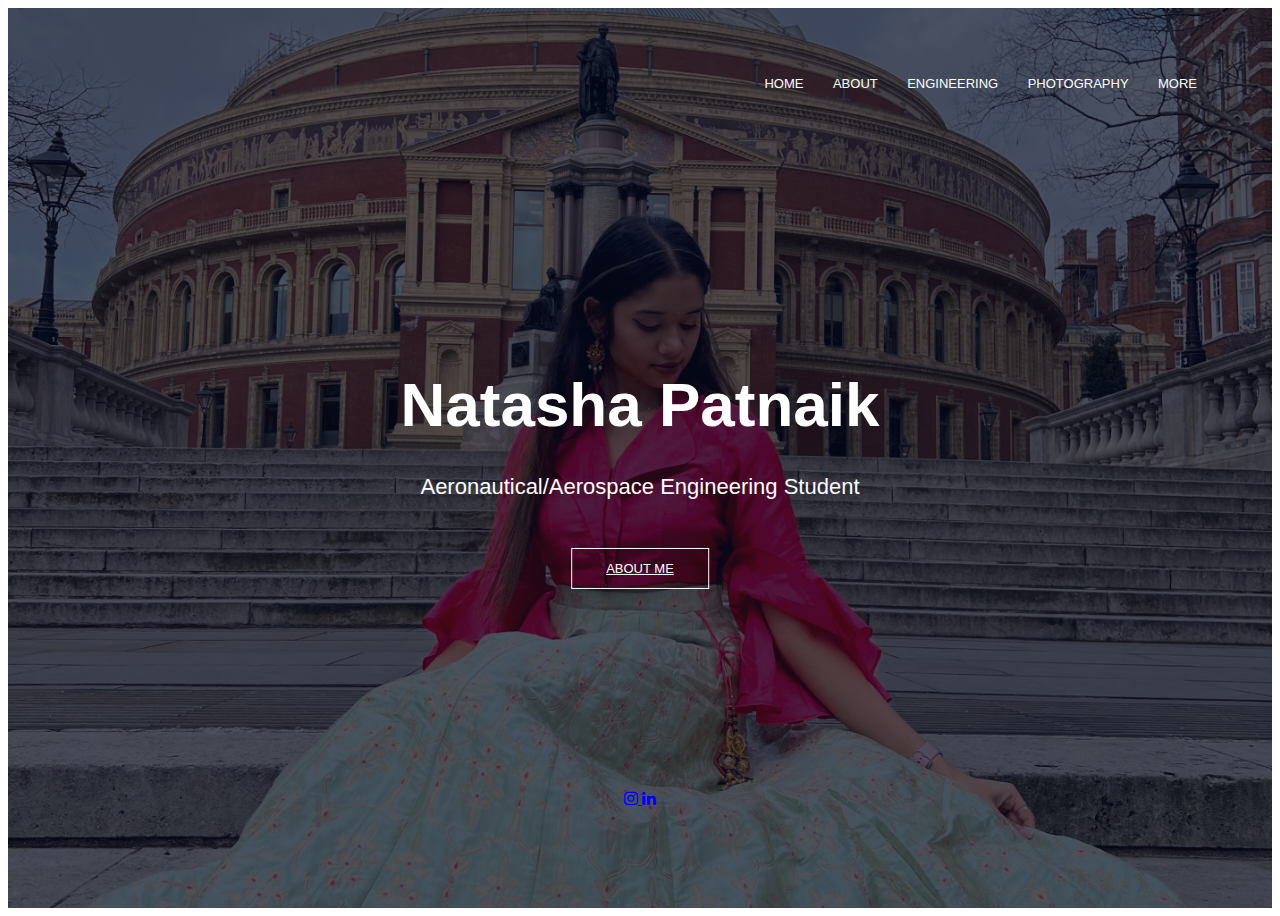
<file: index.html>
<!DOCTYPE html>
<html>
<head>

    <meta name="viewport" content="with=device-width, initial-scale=1.0">
    <title>Personal Website</title>
    <link rel="stylesheet" href="style.css">

    <link rel="stylesheet" href="https://stackpath.bootstrapcdn.com/font-awesome/4.7.0/css/font-awesome.min.css">

</head>
<body>
    <section class="header">
        <nav>
            <a href="index.html"><!---<img src="">--></a>
            <div class="nav-links" id="navLinks">
                <i class="fa fa-times" onclick="hideMenu()"></i>
                <ul>
                    <li><a href="index.html">HOME</a></li>
                    <li><a href="about.html">ABOUT</a></li>
                    <li><a href="engineering.html">ENGINEERING</a></li>
                    <li><a href="photography.html">PHOTOGRAPHY</a></li>
                    <li><a href="more.html">MORE </a></li>
                </ul>
            </div>
            <i class="fa fa-bars" onclick="showMenu()"></i>
        </nav>
     <div class="text-box">
        <h1>Natasha Patnaik</h1>
        <p>
            Aeronautical/Aerospace Engineering Student
        </p>
        <a href="about.html" class="hero-btn">ABOUT ME</a>

     </div>  
     <section class="footer">
        <div class="icons">
            <a href="https://www.instagram.com/natashapatnaik" target="_blank">
                <i class="fa fa-instagram"></i>
            </a>
            <a href="https://www.linkedin.com/in/natasha-patnaik-6464311ba" target="_blank">
                <i class="fa fa-linkedin"></i>
            </a>
        </div>
        
    </section> 
    </section>

    <!----Footer---->
    

   <!-----JavaScript for Toggle Menu------>
    <script>
        var navLinks = document.getElementById("navLinks")
        function showMenu(){
            navLinks.style.right = "0";
        }
        function hideMenu(){
            navLinks.style.right = "-300px";
        }
    </script>
</body>
</html>
</file>
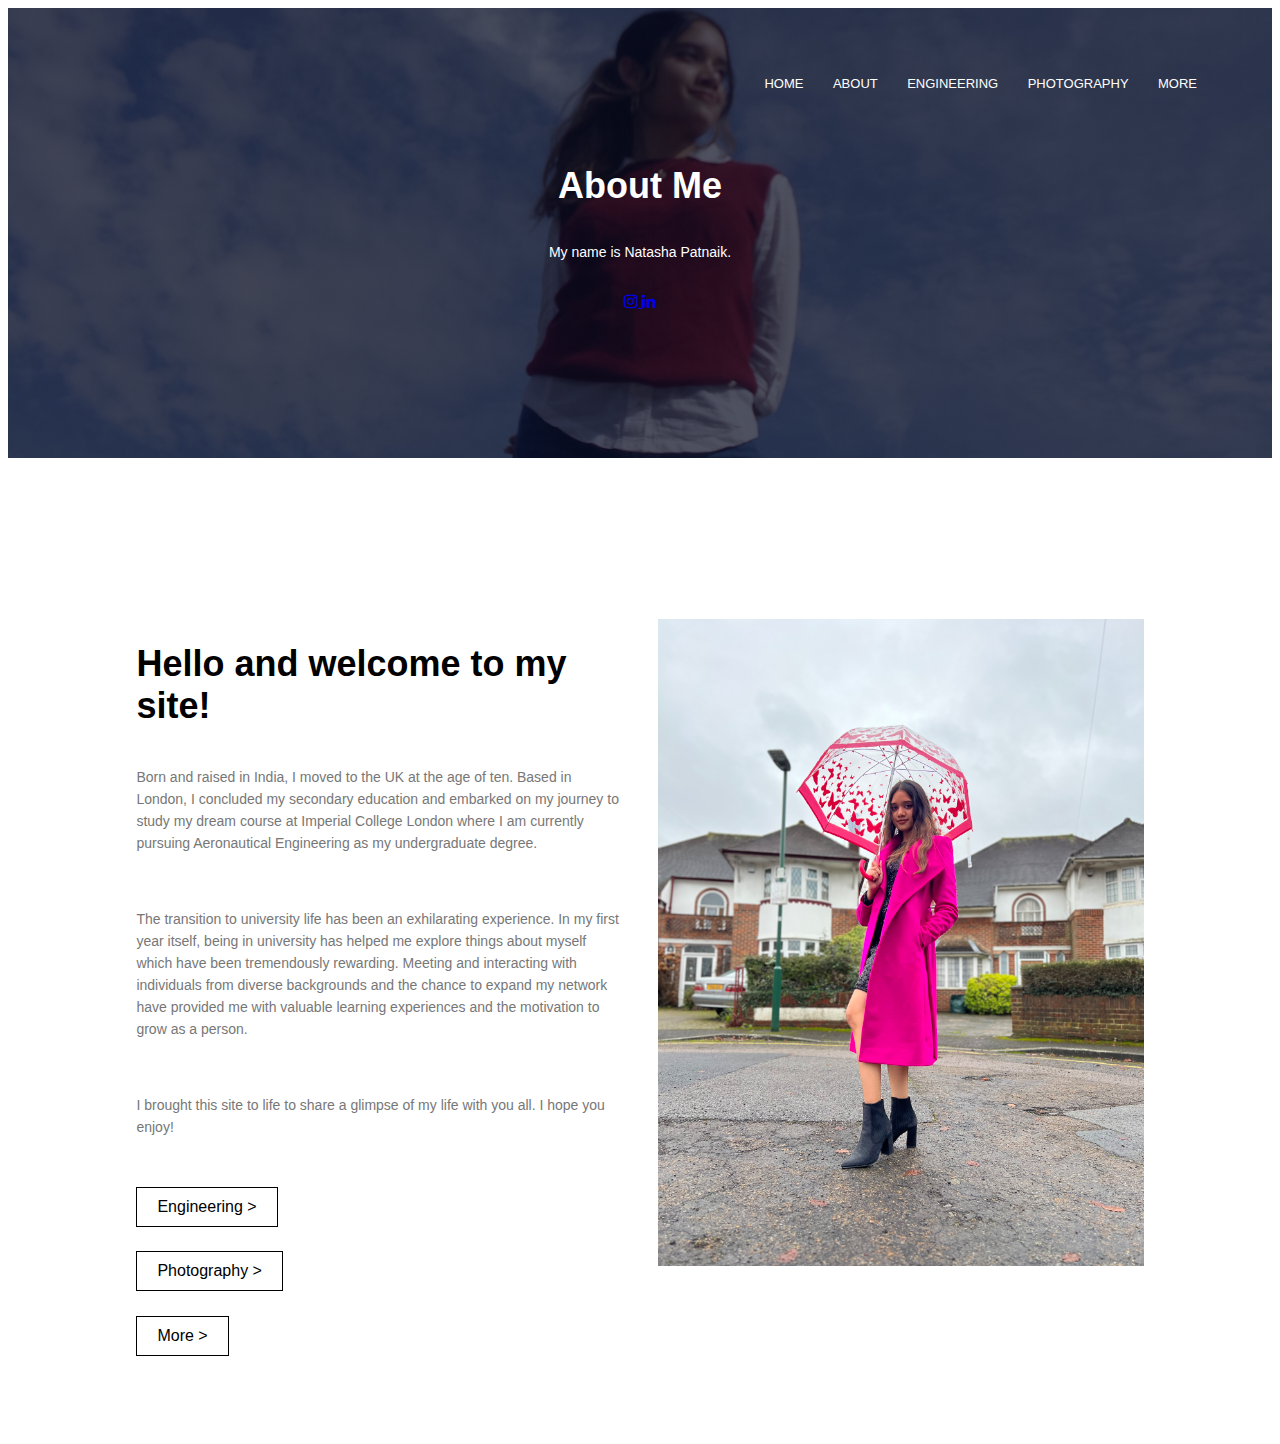
<file: about.html>
<!DOCTYPE html>
<html>
<head>

    <meta name="viewport" content="with=device-width, initial-scale=1.0">
    <title>Portfolio</title>
    <link rel="stylesheet" href="style.css">

    <link rel="stylesheet" href="https://stackpath.bootstrapcdn.com/font-awesome/4.7.0/css/font-awesome.min.css">

</head>
<body>
    <section class="sub-header">
        <nav>
            <a href="index.html"></a>
            <div class="nav-links" id="navLinks">
                <i class="fa fa-times" onclick="hideMenu()"></i>
                <ul>
                    <li><a href="index.html">HOME</a></li>
                    <li><a href="about.html">ABOUT</a></li>
                    <li><a href="engineering.html">ENGINEERING</a></li>
                    <li><a href="photography.html">PHOTOGRAPHY</a></li>
                    <li><a href="more.html">MORE </a></li>
                    
                </ul>
            </div>
            <i class="fa fa-bars" onclick="showMenu()""></i>
        </nav>
<h1>About Me</h1>
<p>My name is Natasha Patnaik.</p>

    <section class="footerProjects">
        <div class="icons">
            <a href="https://www.instagram.com/natashapatnaik" target="_blank">
                <i class="fa fa-instagram"></i>
            </a>
            <a href="https://www.linkedin.com/in/natasha-patnaik-6464311ba" target="_blank">
                <i class="fa fa-linkedin"></i>
            </a>
        </div>
    </section>  
</section>
    <!---About-->
     <section class="about-me">

        <div class="row">
            <div class="about-col">
                <h1>Hello and welcome to my site!</h1>
                <p>Born and raised in India, I moved to the UK at the age of ten. Based in London, I concluded my secondary education and embarked on my journey to study my dream course at Imperial College London where I am currently pursuing Aeronautical Engineering as my undergraduate degree.</p>
                <p>The transition to university life has been an exhilarating experience. In my first year itself, being in university has helped me explore things about myself which have been tremendously rewarding. Meeting and interacting with individuals from diverse backgrounds and the chance to expand my network have provided me with valuable learning experiences and the motivation to grow as a person.</p>
                <p>I brought this site to life to share a glimpse of my life with you all. I hope you enjoy!</p>
                <div class="row">
                    <a href="engineering.html" class="red-btnEng">Engineering ></a>
                </div>
                <div class="row">
                    <a href="photography.html" class="red-btnEng">Photography ></a>
                </div>
                <div class="row">
                    <a href="more.html" class="red-btnEng">More ></a>
                </div>
            </div>
            <div class="about-col">
               <!--- <div class="slider-frame">
                     <div class="slide-images">
                        <div class="img-container">
                            <img src="images/IMG_6805.jpg">
                        </div>
                        <div class="img-container">
                            <img src="images/IMG_6804.jpg">
                        </div>
                        <div class="img-container">
                            <img src="images/IMG_5556.JPG">
                        </div>
                    </div> 
                </div> --->
                <img src="images/IMG_8400.jpeg">
            </div>
        </div>
     </section>


   <!-----JavaScript for Toggle Menu------>
   <script>
    var navLinks = document.getElementById("navLinks")
    function showMenu(){
        navLinks.style.right = "0";
    }
    function hideMenu(){
        navLinks.style.right = "-300px";
    }
    </script>
</body>
</html>
</file>
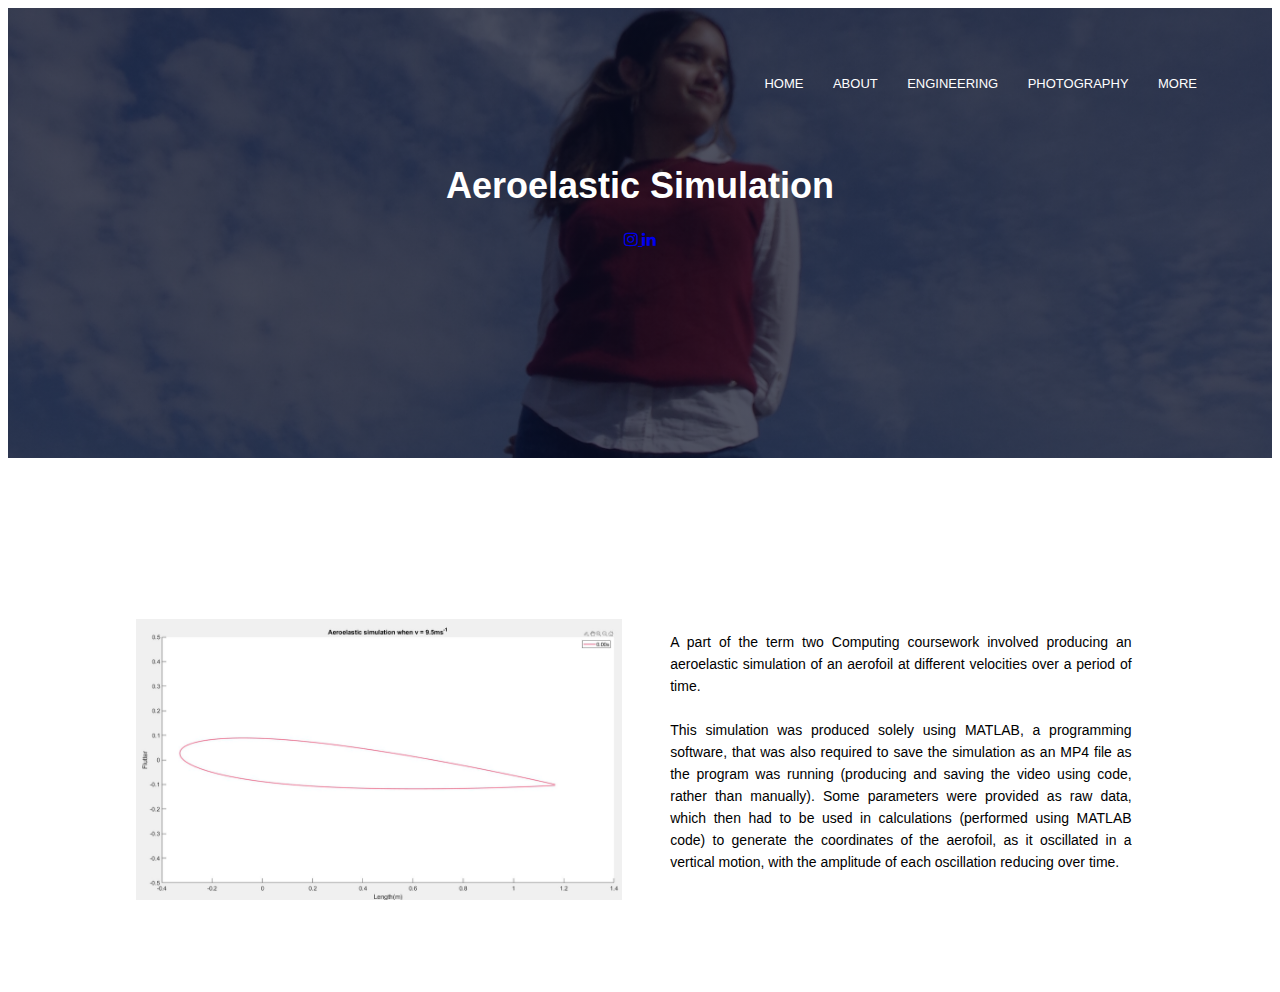
<file: aeroelasticity.html>
<!DOCTYPE html>
<html>
<head>

    <meta name="viewport" content="with=device-width, initial-scale=1.0">
    <title>Portfolio</title>
    <link rel="stylesheet" href="style.css">

    <link rel="stylesheet" href="https://stackpath.bootstrapcdn.com/font-awesome/4.7.0/css/font-awesome.min.css">

</head>
<body>
    <section class="sub-header">
        <nav>
            <a href="index.html"></a>
            <div class="nav-links" id="navLinks">
                <i class="fa fa-times" onclick="hideMenu()"></i>
                <ul>
                    <li><a href="index.html">HOME</a></li>
                    <li><a href="about.html">ABOUT</a></li>
                    <li><a href="engineering.html">ENGINEERING</a></li>
                    <li><a href="photography.html">PHOTOGRAPHY</a></li>
                    <li><a href="more.html">MORE </a></li>
                </ul>
            </div>
            <i class="fa fa-bars" onclick="showMenu()""></i>
        </nav>
    <h1>Aeroelastic Simulation</h1>
    <section class="footerProjects">
        <div class="icons">
            <a href="https://www.instagram.com/natashapatnaik" target="_blank">
                <i class="fa fa-instagram"></i>
            </a>
            <a href="https://www.linkedin.com/in/natasha-patnaik-6464311ba" target="_blank">
                <i class="fa fa-linkedin"></i>
            </a>
        </div>
    </section>  
</section>

            <section class="pendulum">
                <div class="row">
                    <div class="pendulum-col">
                        <img src="images/2023-05-17-2.png">
                    </div>
                    <div class="pendulum-col">
                        <p> 
                            A part of the term two Computing coursework involved producing an aeroelastic simulation of an aerofoil at different velocities over a period of time.
                        </p>
                        <p> 
                            This simulation was produced solely using MATLAB, a programming software, that was also required to save the simulation as an MP4 file as the program was running (producing and saving the video using code, rather than manually). Some parameters were provided as raw data, which then had to be used in calculations (performed using MATLAB code) to generate the coordinates of the aerofoil, as it oscillated in a vertical motion, with the amplitude of each oscillation reducing over time.
                        </p>
                        
                    </div>
                    
                </div>
             </section>

    </section>


   <!-----JavaScript for Toggle Menu------>
   <script>
    var navLinks = document.getElementById("navLinks")
    function showMenu(){
        navLinks.style.right = "0";
    }
    function hideMenu(){
        navLinks.style.right = "-300px";
    }
    </script>
</body>
</html>
</file>
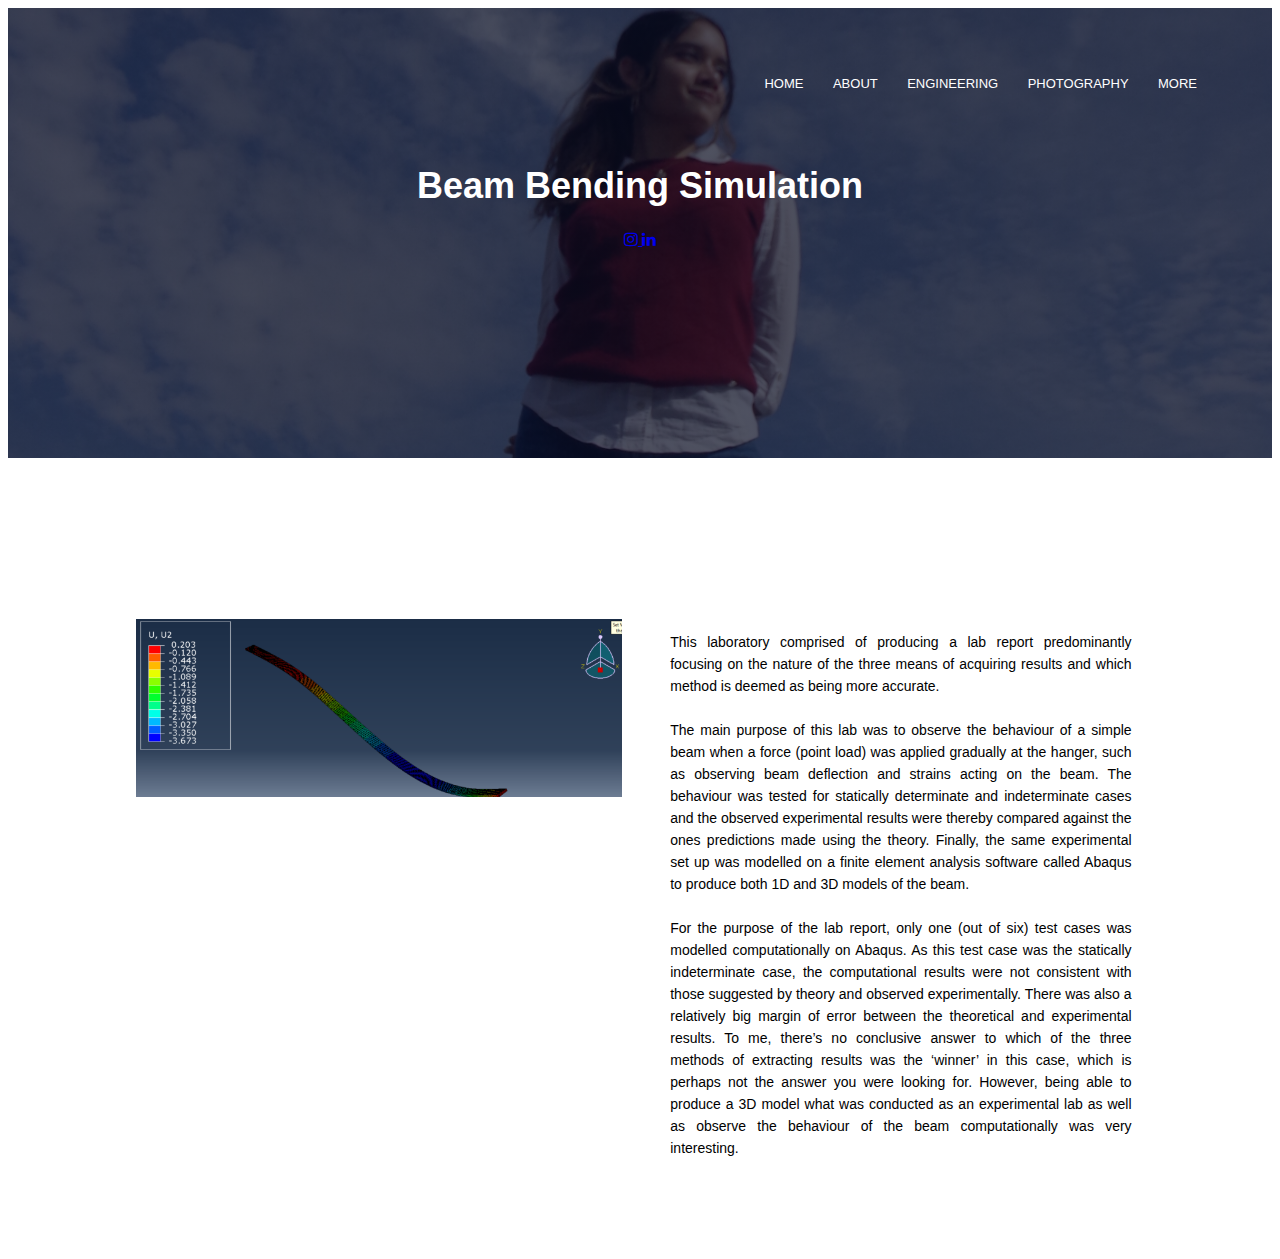
<file: beambending.html>
<!DOCTYPE html>
<html>
<head>

    <meta name="viewport" content="with=device-width, initial-scale=1.0">
    <title>Portfolio</title>
    <link rel="stylesheet" href="style.css">

    <link rel="stylesheet" href="https://stackpath.bootstrapcdn.com/font-awesome/4.7.0/css/font-awesome.min.css">

</head>
<body>
    <section class="sub-header">
        <nav>
            <a href="index.html"></a>
            <div class="nav-links" id="navLinks">
                <i class="fa fa-times" onclick="hideMenu()"></i>
                <ul>
                    <li><a href="index.html">HOME</a></li>
                    <li><a href="about.html">ABOUT</a></li>
                    <li><a href="engineering.html">ENGINEERING</a></li>
                    <li><a href="photography.html">PHOTOGRAPHY</a></li>
                    <li><a href="more.html">MORE </a></li>
                </ul>
            </div>
            <i class="fa fa-bars" onclick="showMenu()""></i>
        </nav>
    <h1>Beam Bending Simulation</h1>
    <section class="footerProjects">
        <div class="icons">
            <a href="https://www.instagram.com/natashapatnaik" target="_blank">
                <i class="fa fa-instagram"></i>
            </a>
            <a href="https://www.linkedin.com/in/natasha-patnaik-6464311ba" target="_blank">
                <i class="fa fa-linkedin"></i>
            </a>
        </div>
    </section>  
</section>
            <section class="pendulum">
                <div class="row">
                    <div class="pendulum-col">
                        <img src="images/beamdeflection.png">
                    </div>
                    
                    <div class="pendulum-col">
                        <p> 
                            This laboratory comprised of producing a lab report predominantly focusing on the nature of the three means of acquiring results and which method is deemed as being more accurate. 
                        </p>
                        <p>
                            The main purpose of this lab was to observe the behaviour of a simple beam when a force (point load) was applied gradually at the hanger, such as observing beam deflection and strains acting on the beam. The behaviour was tested for statically determinate and indeterminate cases and the observed experimental results were thereby compared against the ones predictions made using the theory. Finally, the same experimental set up was modelled on a finite element analysis software called Abaqus to produce both 1D and 3D models of the beam.
                        </p>
                           <!----- <div class="pendulum-col">
                                <img src="images/beamdeflection.png">
                            </div> ---->
                        <p>
                            For the purpose of the lab report, only one (out of six) test cases was modelled computationally on Abaqus. As this test case was the statically indeterminate case, the computational results were not consistent with those suggested by theory and observed experimentally. There was also a relatively big margin of error between the theoretical and experimental results. To me, there’s no conclusive answer to which of the three methods of extracting results was the ‘winner’ in this case, which is perhaps not the answer you were looking for. However, being able to produce a 3D model what was conducted as an experimental lab as well as observe the behaviour of the beam computationally was very interesting.
                        </p>
                    </div>
                    
                </div>
             </section>

    </section>



   <!-----JavaScript for Toggle Menu------>
   <script>
    var navLinks = document.getElementById("navLinks")
    function showMenu(){
        navLinks.style.right = "0";
    }
    function hideMenu(){
        navLinks.style.right = "-300px";
    }
    </script>
</body>
</html>
</file>
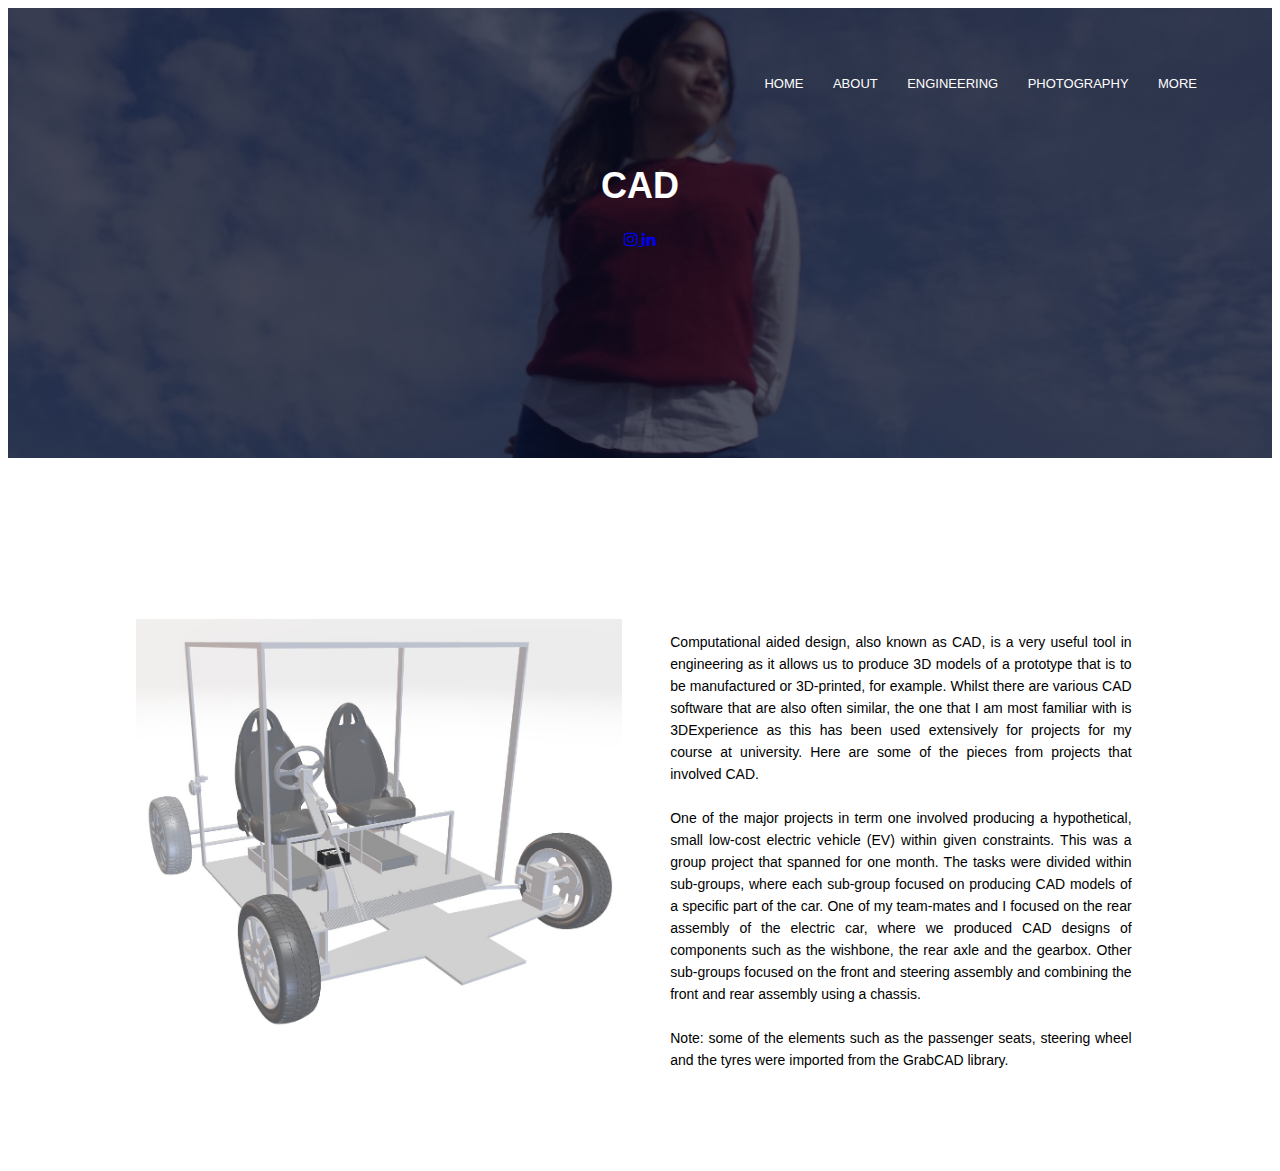
<file: CAD.html>
<!DOCTYPE html>
<html>
<head>

    <meta name="viewport" content="with=device-width, initial-scale=1.0">
    <title>Portfolio</title>
    <link rel="stylesheet" href="style.css">

    <link rel="stylesheet" href="https://stackpath.bootstrapcdn.com/font-awesome/4.7.0/css/font-awesome.min.css">

</head>
<body>
    <section class="sub-header">
        <nav>
            <a href="index.html"></a>
            <div class="nav-links" id="navLinks">
                <i class="fa fa-times" onclick="hideMenu()"></i>
                <ul>
                    <li><a href="index.html">HOME</a></li>
                    <li><a href="about.html">ABOUT</a></li>
                    <li><a href="engineering.html">ENGINEERING</a></li>
                    <li><a href="photography.html">PHOTOGRAPHY</a></li>
                    <li><a href="more.html">MORE </a></li>
                </ul>
            </div>
            <i class="fa fa-bars" onclick="showMenu()""></i>
        </nav>
    <h1>CAD</h1>
    <section class="footerProjects">
        <div class="icons">
            <a href="https://www.instagram.com/natashapatnaik" target="_blank">
                <i class="fa fa-instagram"></i>
            </a>
            <a href="https://www.linkedin.com/in/natasha-patnaik-6464311ba" target="_blank">
                <i class="fa fa-linkedin"></i>
            </a>
        </div>
    </section>  
</section>

            <section class="pendulum">
                <div class="row">
                    <div class="pendulum-col">
                        <img src="images/IMG_0749.jpg">
                    </div>
                    <div class="pendulum-col">
                        <p> Computational aided design, also known as CAD, is a very useful tool in engineering as it allows us to produce 3D models of a prototype that is to be manufactured or 3D-printed, for example. Whilst there are various CAD software that are also often similar, the one that I am most familiar with is 3DExperience as this has been used extensively for projects for my course at university. Here are some of the pieces from projects that involved CAD. 
                        </p>
                        <p>
                            One of the major projects in term one involved producing a hypothetical, small low-cost electric vehicle (EV) within given constraints. This was a group project that spanned for one month. The tasks were divided within sub-groups, where each sub-group focused on producing CAD models of a specific part of the car. One of my team-mates and I focused on the rear assembly of the electric car, where we produced CAD designs of components such as the wishbone, the rear axle and the gearbox. Other sub-groups focused on the front and steering assembly and combining the front and rear assembly using a chassis.
                        </p>
                        <p>
                            Note: some of the elements such as the passenger seats, steering wheel and the tyres were imported from the GrabCAD library.
                        </p>
                    </div>
                    
                </div>
             </section>

    </section>



   <!-----JavaScript for Toggle Menu------>
   <script>
    var navLinks = document.getElementById("navLinks")
    function showMenu(){
        navLinks.style.right = "0";
    }
    function hideMenu(){
        navLinks.style.right = "-300px";
    }
    </script>
</body>
</html>
</file>
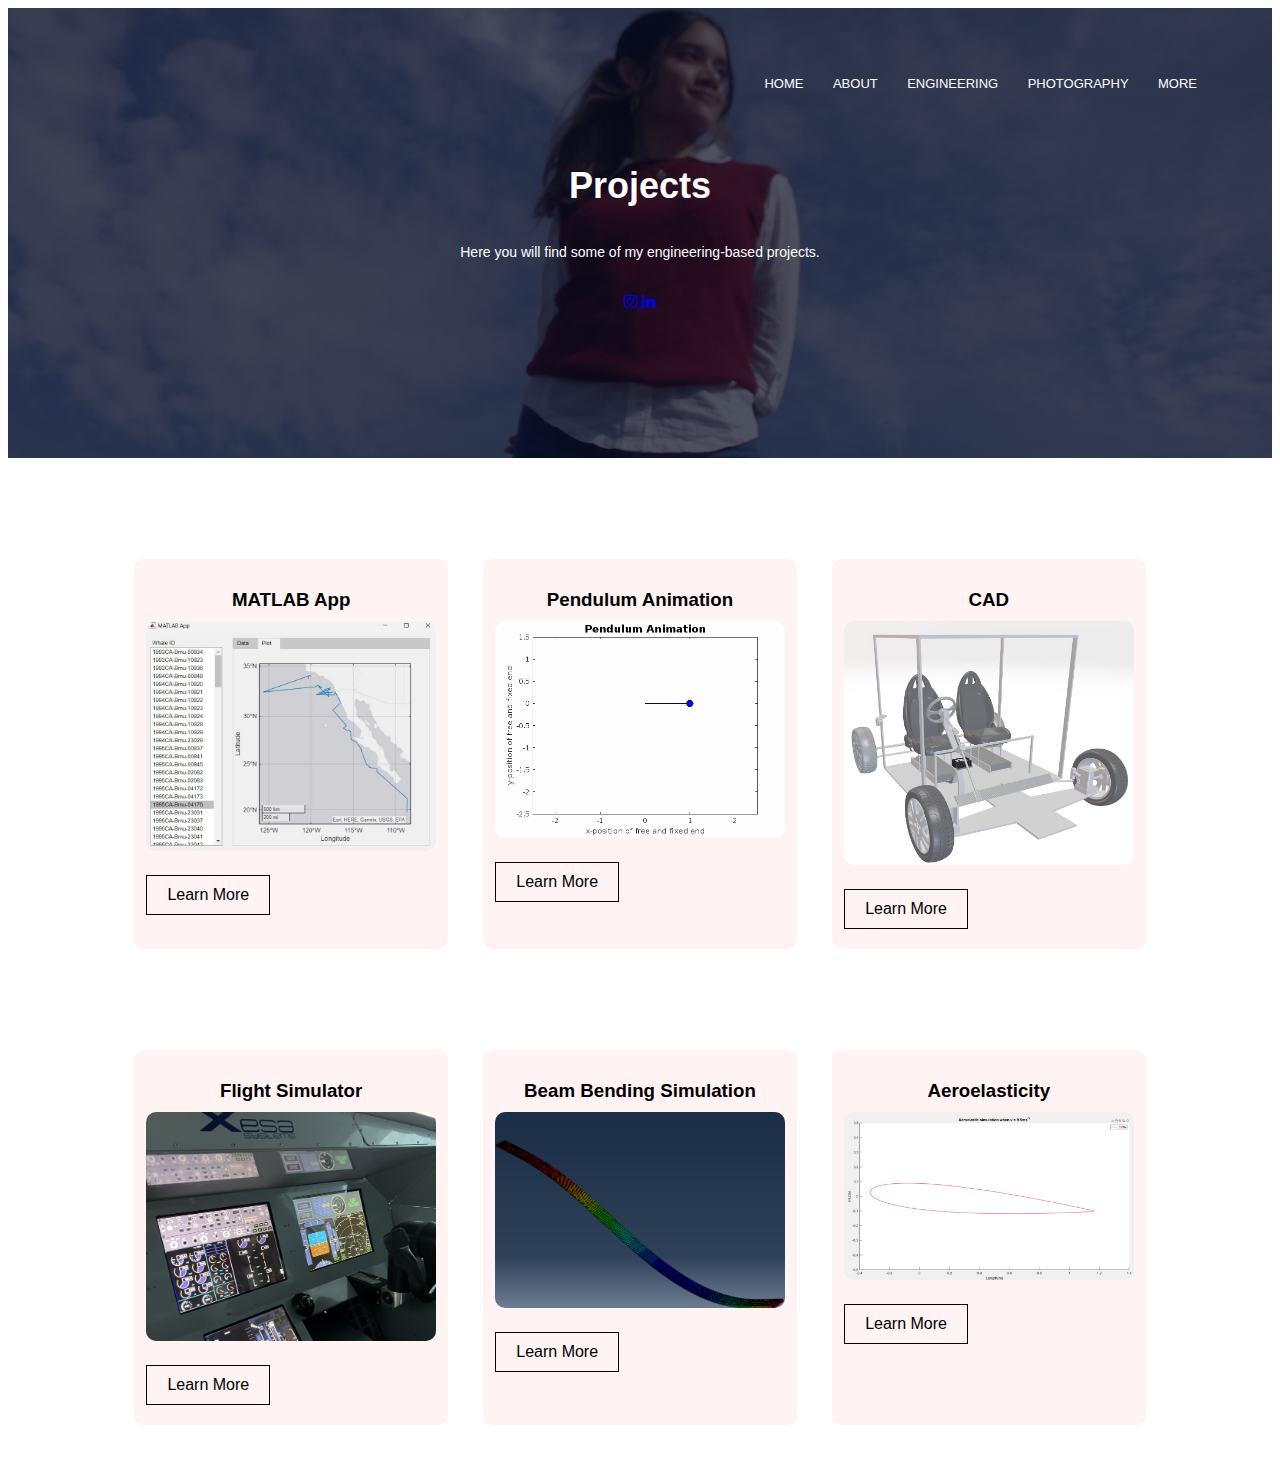
<file: engineering.html>
<!DOCTYPE html>
<html>
<head>

    <meta name="viewport" content="with=device-width, initial-scale=1.0">
    <title>Portfolio</title>
    <link rel="stylesheet" href="style.css">

    <link rel="stylesheet" href="https://stackpath.bootstrapcdn.com/font-awesome/4.7.0/css/font-awesome.min.css">

</head>
<body>
    <section class="sub-header">
        <nav>
            <a href="index.html"></a>
            <div class="nav-links" id="navLinks">
                <i class="fa fa-times" onclick="hideMenu()"></i>
                <ul>
                    <li><a href="index.html">HOME</a></li>
                    <li><a href="about.html">ABOUT</a></li>
                    <li><a href="engineering.html">ENGINEERING</a></li>
                    <li><a href="photography.html">PHOTOGRAPHY</a></li>
                    <li><a href="more.html">MORE </a></li>
                </ul>
            </div>
            <i class="fa fa-bars" onclick="showMenu()"></i>
        </nav>
<h1>Projects</h1>
<p> Here you will find some of my engineering-based projects.</p>

    <section class="footerProjects">
        <div class="icons">
            <a href="https://www.instagram.com/natashapatnaik" target="_blank">
                <i class="fa fa-instagram"></i>
            </a>
            <a href="https://www.linkedin.com/in/natasha-patnaik-6464311ba" target="_blank">
                <i class="fa fa-linkedin"></i>
            </a>
        </div>
    </section>  
        
    </section>
    <!---Projects-->
    <section class="engineering">         
        <div class="row">
            <div class="course-col">
                    <h3>MATLAB App</h3>
                    <img src="images/1692877216872.jpeg">
                <a href="matlabapp.html" class="red-btnProjects">Learn More</a>
            </div>
            <div class="course-col">
                    <h3>Pendulum Animation</h3>
                    <img src="images/1692351547099.gif">
                <a href="pendulum.html" class="red-btnProjects">Learn More</a>
            </div>
            <div class="course-col">
                    <h3>CAD</h3>
                    <img src="images/IMG_0749.jpg">
                <a href="CAD.html" class="red-btnProjects">Learn More</a>
            </div>
        </div>  
        <div class="row">  
            <div class="course-col">
                    <h3>Flight Simulator</h3>
                    <img src="images/IMG_5344.jpeg">
                <a href="flightsim.html" class="red-btnProjects">Learn More</a>
            </div>
            <div class="course-col">
                    <h3>Beam Bending Simulation</h3>
                    <img src="images/beamdeflection - Copy.png">
                <a href="beambending.html" class="red-btnProjects">Learn More</a>
            </div>
            <div class="course-col">
                    <h3>Aeroelasticity</h3>
                    <img src="images/2023-05-17-2.png">
                <a href="aeroelasticity.html" class="red-btnProjects">Learn More</a>
            </div>
        </div>
    </section>

   <!-----JavaScript for Toggle Menu------>
   <script>
    var navLinks = document.getElementById("navLinks")
    function showMenu(){
        navLinks.style.right = "0";
    }
    function hideMenu(){
        navLinks.style.right = "-300px";
    }
    </script>
</body>
</html>
</file>
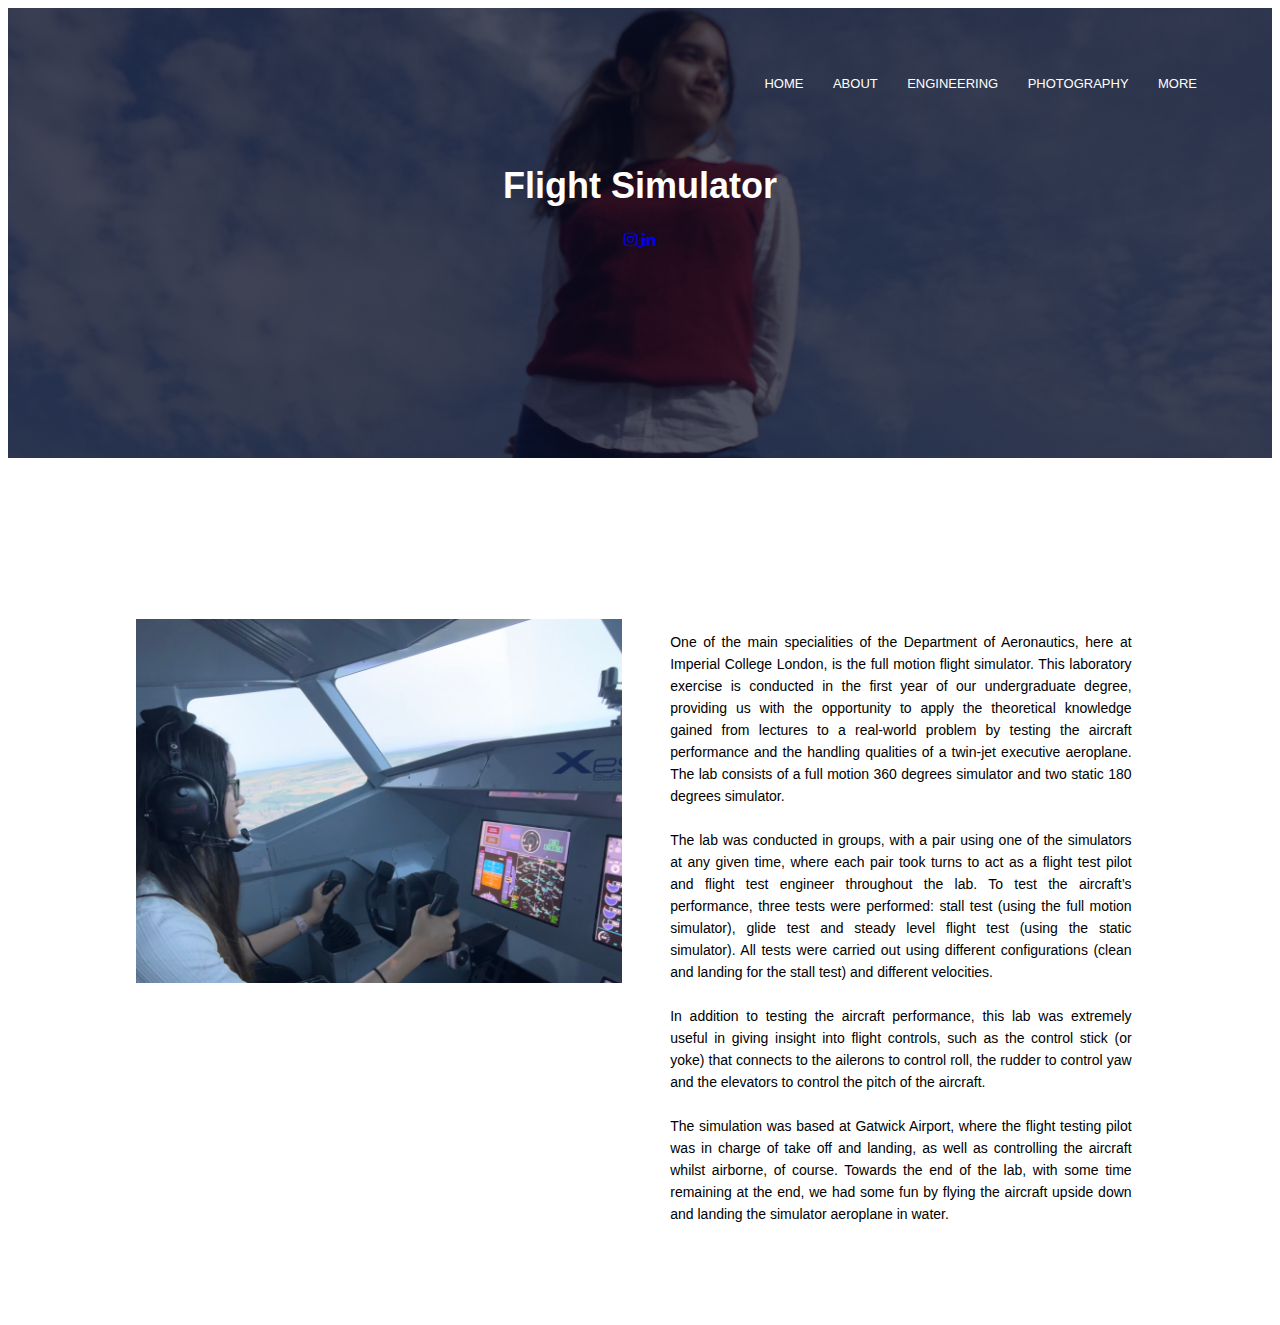
<file: flightsim.html>
<!DOCTYPE html>
<html>
<head>

    <meta name="viewport" content="with=device-width, initial-scale=1.0">
    <title>Portfolio</title>
    <link rel="stylesheet" href="style.css">

    <link rel="stylesheet" href="https://stackpath.bootstrapcdn.com/font-awesome/4.7.0/css/font-awesome.min.css">

</head>
<body>
    <section class="sub-header">
        <nav>
            <a href="index.html"></a>
            <div class="nav-links" id="navLinks">
                <i class="fa fa-times" onclick="hideMenu()"></i>
                <ul>
                    <li><a href="index.html">HOME</a></li>
                    <li><a href="about.html">ABOUT</a></li>
                    <li><a href="engineering.html">ENGINEERING</a></li>
                    <li><a href="photography.html">PHOTOGRAPHY</a></li>
                    <li><a href="more.html">MORE </a></li>
                </ul>
            </div>
            <i class="fa fa-bars" onclick="showMenu()""></i>
        </nav>
    <h1>Flight Simulator</h1>
    <section class="footerProjects">
        <div class="icons">
            <a href="https://www.instagram.com/natashapatnaik" target="_blank">
                <i class="fa fa-instagram"></i>
            </a>
            <a href="https://www.linkedin.com/in/natasha-patnaik-6464311ba" target="_blank">
                <i class="fa fa-linkedin"></i>
            </a>
        </div>
    </section>  
</section>

            <section class="pendulum">
                <div class="row">
                    <div class="pendulum-col">
                        <img src="images/IMG_5355.jpeg">
                    </div>
                    <div class="pendulum-col">
                        <p> 
                            One of the main specialities of the Department of Aeronautics, here at Imperial College London, is the full motion flight simulator. This laboratory exercise is conducted in the first year of our undergraduate degree, providing us with the opportunity to apply the theoretical knowledge gained from lectures to a real-world problem by testing the aircraft performance and the handling qualities of a twin-jet executive aeroplane. The lab consists of a full motion 360 degrees simulator and two static 180 degrees simulator.
                        </p>
                        <p>
                            The lab was conducted in groups, with a pair using one of the simulators at any given time, where each pair took turns to act as a flight test pilot and flight test engineer throughout the lab. To test the aircraft’s performance, three tests were performed: stall test (using the full motion simulator), glide test and steady level flight test (using the static simulator). All tests were carried out using different configurations (clean and landing for the stall test) and different velocities.
                        </p>
                        <p>
                            In addition to testing the aircraft performance, this lab was extremely useful in giving insight into flight controls, such as the control stick (or yoke) that connects to the ailerons to control roll, the rudder to control yaw and the elevators to control the pitch of the aircraft.
                        </p>
                        <p>
                            The simulation was based at Gatwick Airport, where the flight testing pilot was in charge of take off and landing, as well as controlling the aircraft whilst airborne, of course. Towards the end of the lab, with some time remaining at the end, we had some fun by flying the aircraft upside down and landing the simulator aeroplane in water.
                        </p>
                    </div>
                    
                </div>
             </section>

    </section>


   <!-----JavaScript for Toggle Menu------>
   <script>
    var navLinks = document.getElementById("navLinks")
    function showMenu(){
        navLinks.style.right = "0";
    }
    function hideMenu(){
        navLinks.style.right = "-300px";
    }
    </script>
</body>
</html>
</file>
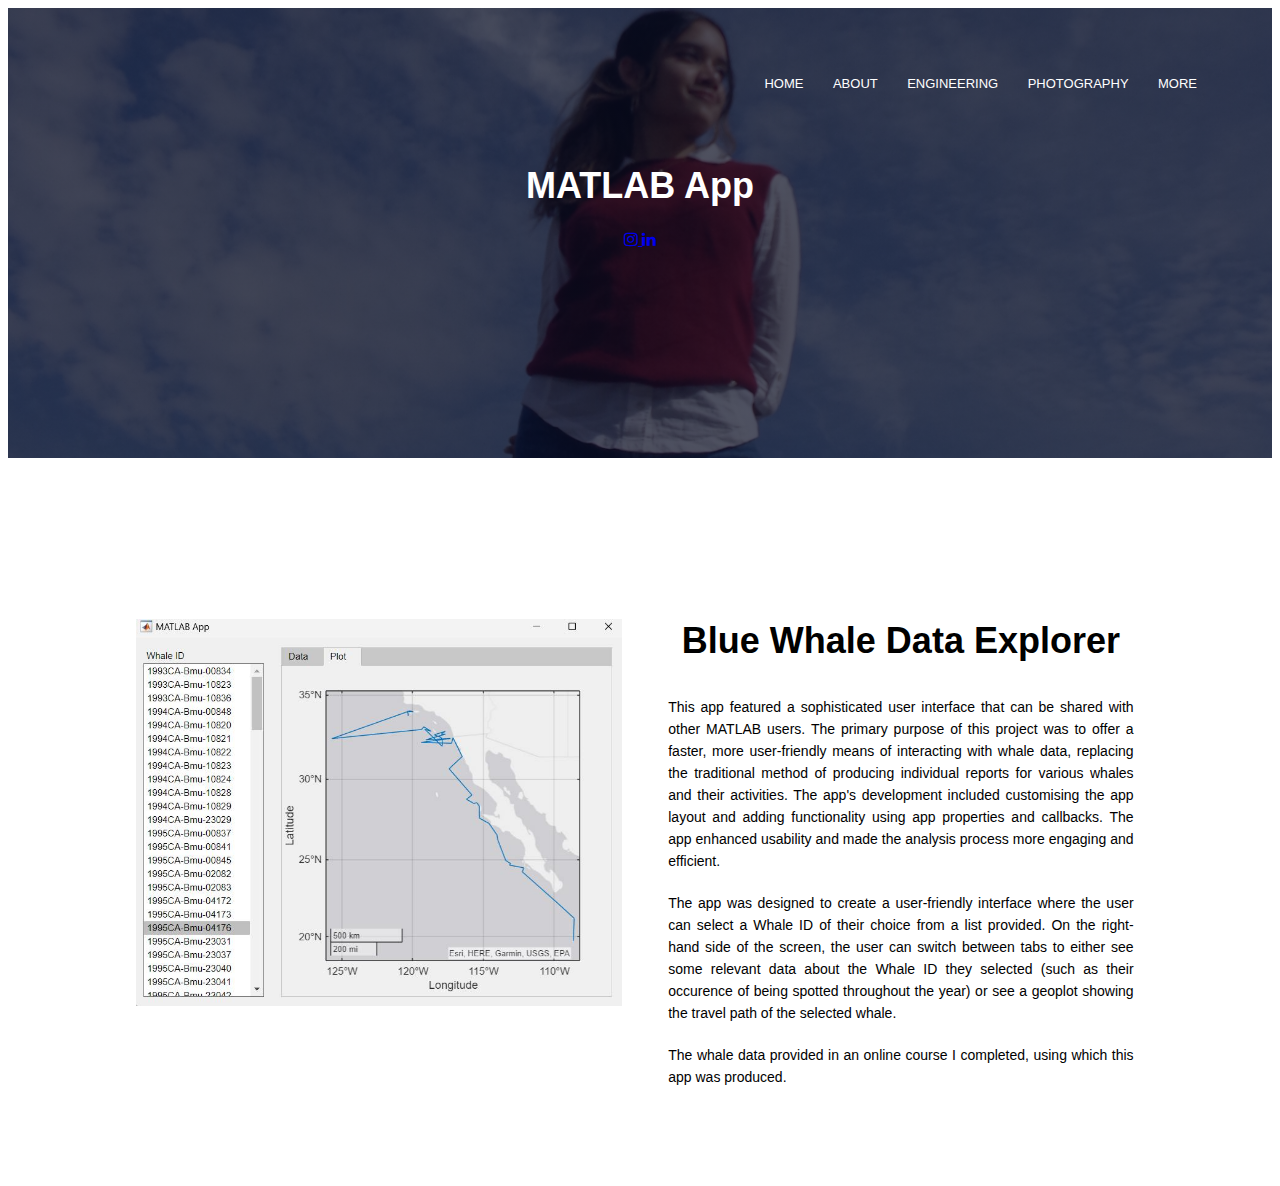
<file: matlabapp.html>
<!DOCTYPE html>
<html>
<head>

    <meta name="viewport" content="with=device-width, initial-scale=1.0">
    <title>Portfolio</title>
    <link rel="stylesheet" href="style.css">

    <link rel="stylesheet" href="https://stackpath.bootstrapcdn.com/font-awesome/4.7.0/css/font-awesome.min.css">

</head>
<body>
    <section class="sub-header">
        <nav>
            <a href="index.html"></a>
            <div class="nav-links" id="navLinks">
                <i class="fa fa-times" onclick="hideMenu()"></i>
                <ul>
                    <li><a href="index.html">HOME</a></li>
                    <li><a href="about.html">ABOUT</a></li>
                    <li><a href="engineering.html">ENGINEERING</a></li>
                    <li><a href="photography.html">PHOTOGRAPHY</a></li>
                    <li><a href="more.html">MORE </a></li>
                </ul>
            </div>
            <i class="fa fa-bars" onclick="showMenu()""></i>
        </nav>
    <h1>MATLAB App</h1>
    <section class="footerProjects">
        <div class="icons">
            <a href="https://www.instagram.com/natashapatnaik" target="_blank">
                <i class="fa fa-instagram"></i>
            </a>
            <a href="https://www.linkedin.com/in/natasha-patnaik-6464311ba" target="_blank">
                <i class="fa fa-linkedin"></i>
            </a>
        </div>
    </section>  
</section>

            <section class="matlab">
                <div class="row">
                    <div class="matlab-col">
                        <img src="images/1692877216872.jpeg">
                    </div>
                    <div class="matlab-col">
                        <h1>Blue Whale Data Explorer</h1>
                        <p> This app featured a sophisticated user interface that can be shared with other MATLAB users. The primary purpose of this project was to offer a faster, more user-friendly means of interacting with whale data, replacing the traditional method of producing individual reports for various whales and their activities. The app's development included customising the app layout and adding functionality using app properties and callbacks. The app enhanced usability and made the analysis process more engaging and efficient.</p>
                        <p> The app was designed to create a user-friendly interface where the user can select a Whale ID of their choice from a list provided. On the right-hand side of the screen, the user can switch between tabs to either see some relevant data about the Whale ID they selected (such as their occurence of being spotted throughout the year) or see a geoplot showing the travel path of the selected whale.</p>
                        <p>The whale data provided in an online course I completed, using which this app was produced.</p>
                    </div>
                </div>
             </section>

    </section>


<!----Footer---->


   <!-----JavaScript for Toggle Menu------>
   <script>
    var navLinks = document.getElementById("navLinks")
    function showMenu(){
        navLinks.style.right = "0";
    }
    function hideMenu(){
        navLinks.style.right = "-300px";
    }
    </script>
</body>
</html>
</file>
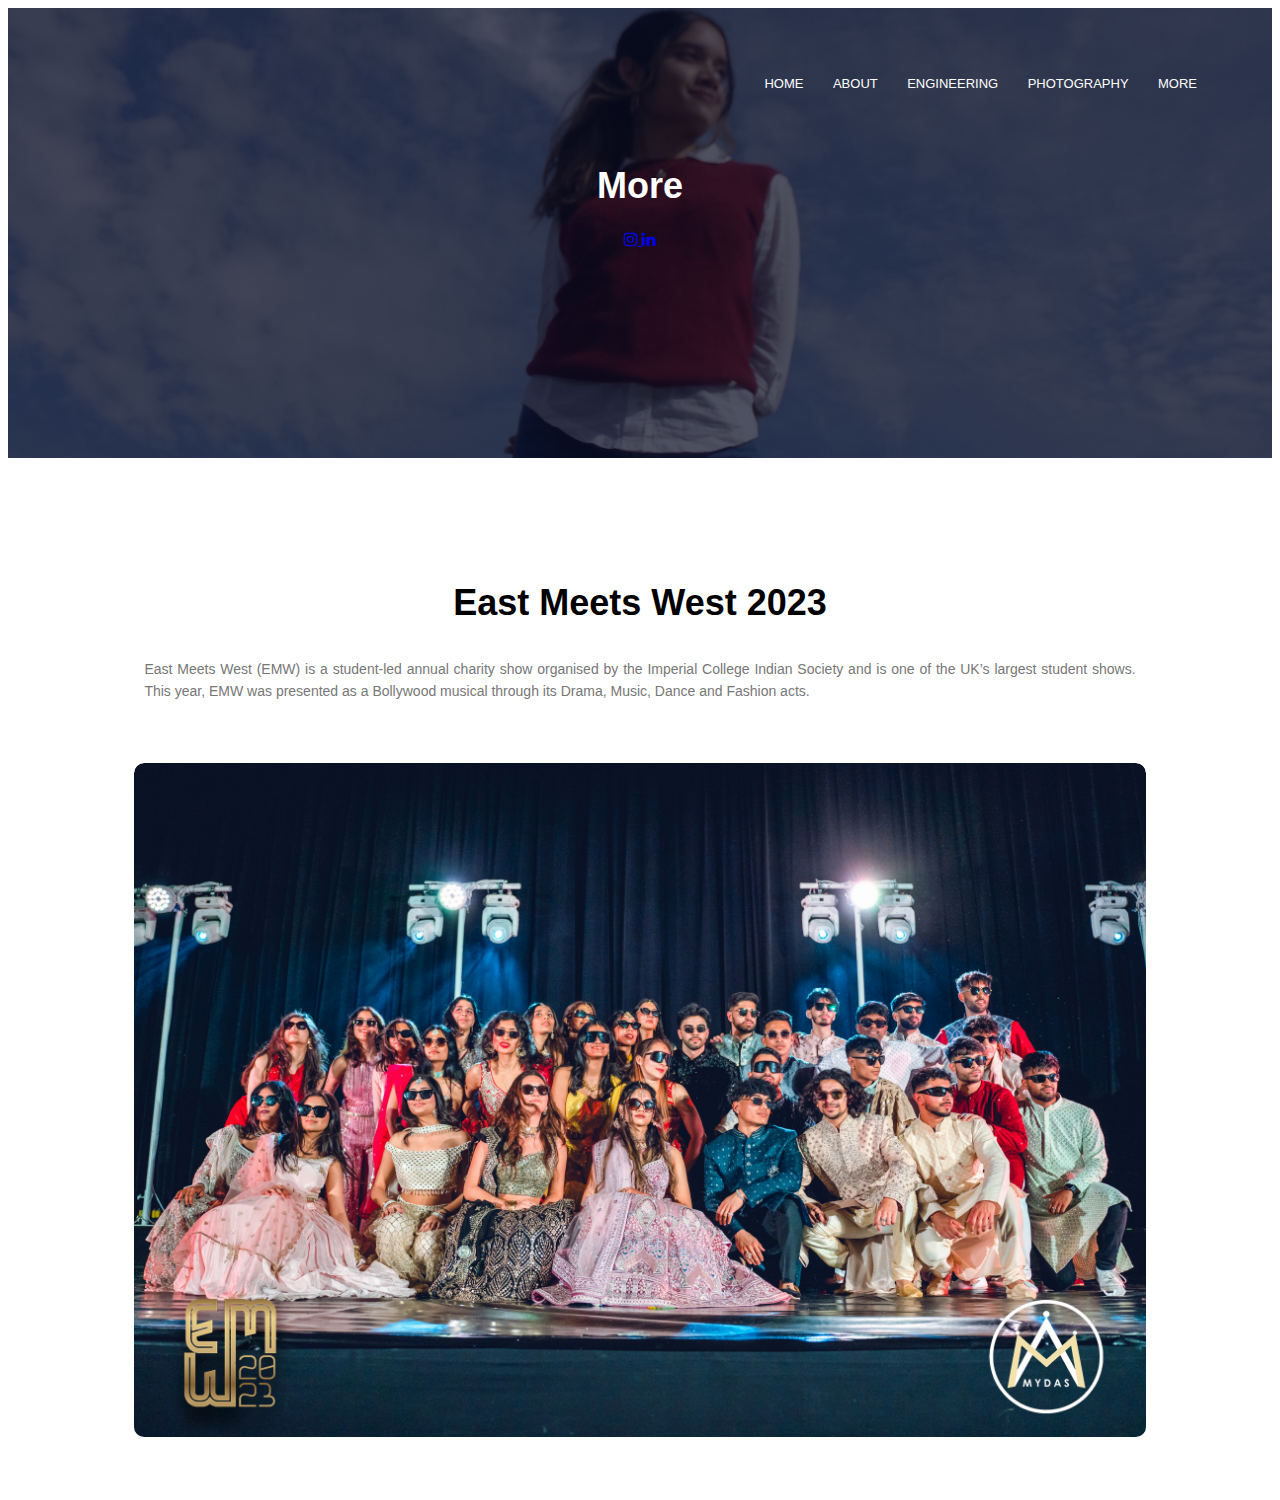
<file: more.html>
<!DOCTYPE html>
<html>
<head>

    <meta name="viewport" content="with=device-width, initial-scale=1.0">
    <title>Portfolio</title>
    <link rel="stylesheet" href="style.css">

    <link rel="stylesheet" href="https://stackpath.bootstrapcdn.com/font-awesome/4.7.0/css/font-awesome.min.css">

</head>
<body>
    <section class="sub-header">
        <nav>
            <a href="index.html"></a>
            <div class="nav-links" id="navLinks">
                <i class="fa fa-times" onclick="hideMenu()"></i>
                <ul>
                    <li><a href="index.html">HOME</a></li>
                    <li><a href="about.html">ABOUT</a></li>
                    <li><a href="engineering.html">ENGINEERING</a></li>
                    <li><a href="photography.html">PHOTOGRAPHY</a></li>
                    <li><a href="more.html">MORE </a></li>
                </ul>
            </div>
            <i class="fa fa-bars" onclick="showMenu()""></i>
        </nav>
<h1>More</h1>

        <section class="footerProjects">
            <div class="icons">
                <a href="https://www.instagram.com/natashapatnaik" target="_blank">
                    <i class="fa fa-instagram"></i>
                </a>
                <a href="https://www.linkedin.com/in/natasha-patnaik-6464311ba" target="_blank">
                    <i class="fa fa-linkedin"></i>
                </a>
            </div>
        </section> 
        
    </section>
    <!---more-->
    <section class="more">
        <h1>East Meets West 2023</h1>
        <p> East Meets West (EMW) is a student-led annual charity show organised by the Imperial College Indian Society and is one of the UK’s largest student shows. This year, EMW was presented as a Bollywood musical through its Drama, Music, Dance and Fashion acts. </p>

        <div class="row">
            <div class="more-col">
                <img src="images/East Meets West 2023-0113.jpg">
                <div class="layer">
                    <a href="teamjalwa.html">
                     <h3>Find out more</h3>
                    </a>
                </div>
            </div>
        </div>
    </section>



   <!-----JavaScript for Toggle Menu------>
   <script>
    var navLinks = document.getElementById("navLinks")
    function showMenu(){
        navLinks.style.right = "0";
    }
    function hideMenu(){
        navLinks.style.right = "-300px";
    }
    </script>
</body>
</html>
</file>
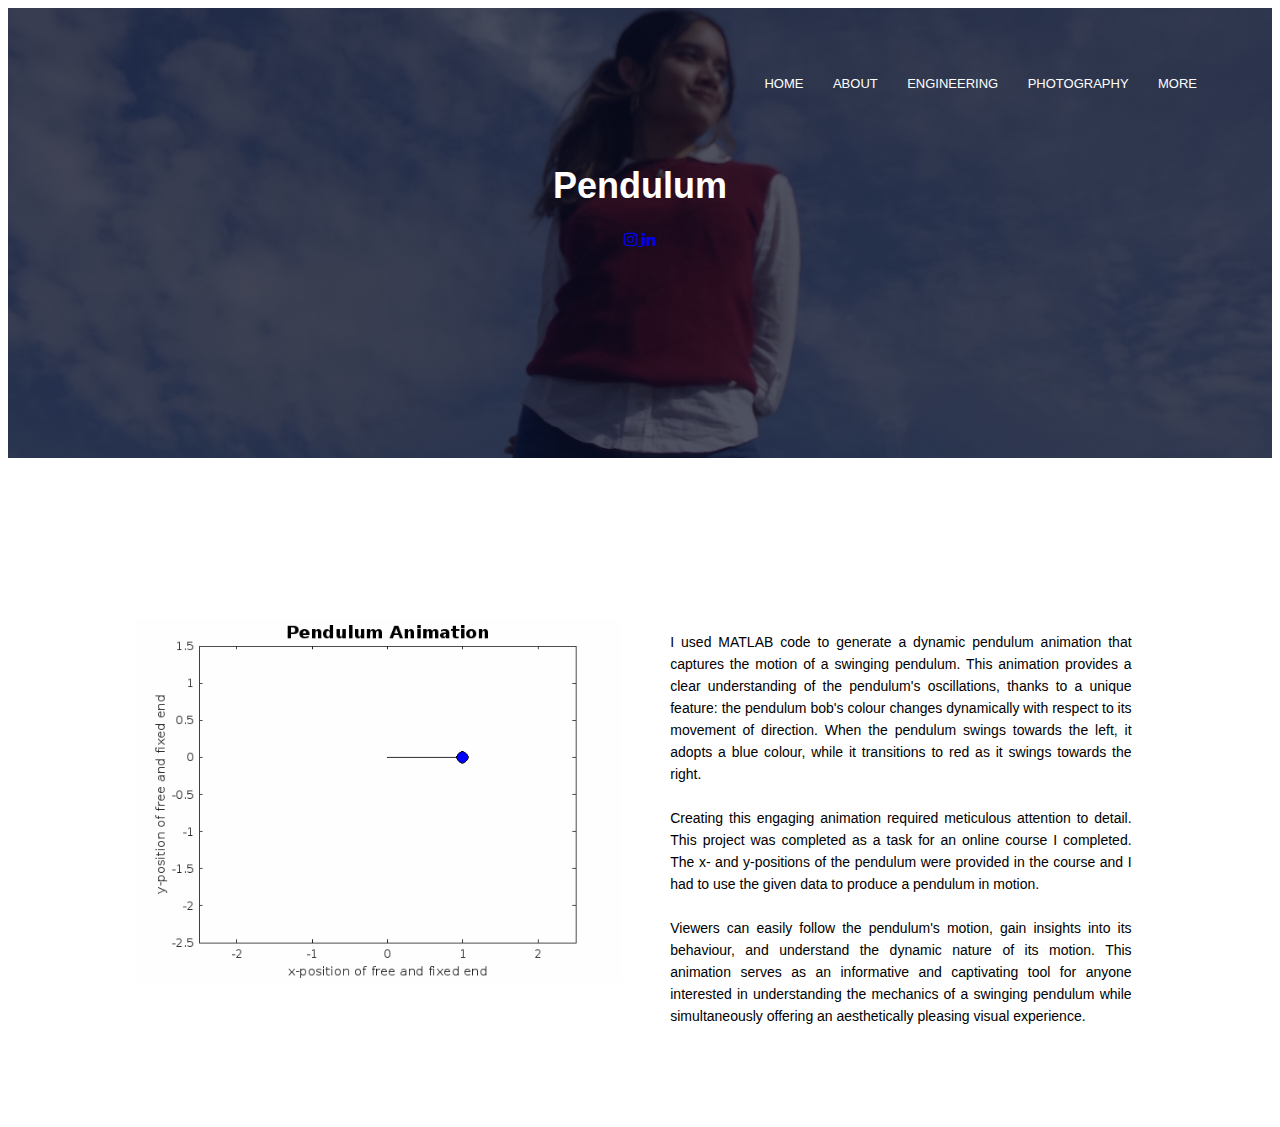
<file: pendulum.html>
<!DOCTYPE html>
<html>
<head>

    <meta name="viewport" content="with=device-width, initial-scale=1.0">
    <title>Portfolio</title>
    <link rel="stylesheet" href="style.css">

    <link rel="stylesheet" href="https://stackpath.bootstrapcdn.com/font-awesome/4.7.0/css/font-awesome.min.css">

</head>
<body>
    <section class="sub-header">
        <nav>
            <a href="index.html"></a>
            <div class="nav-links" id="navLinks">
                <i class="fa fa-times" onclick="hideMenu()"></i>
                <ul>
                    <li><a href="index.html">HOME</a></li>
                    <li><a href="about.html">ABOUT</a></li>
                    <li><a href="engineering.html">ENGINEERING</a></li>
                    <li><a href="photography.html">PHOTOGRAPHY</a></li>
                    <li><a href="more.html">MORE </a></li>
                </ul>
            </div>
            <i class="fa fa-bars" onclick="showMenu()""></i>
        </nav>
    <h1>Pendulum</h1>
    <section class="footerProjects">
        <div class="icons">
            <a href="https://www.instagram.com/natashapatnaik" target="_blank">
                <i class="fa fa-instagram"></i>
            </a>
            <a href="https://www.linkedin.com/in/natasha-patnaik-6464311ba" target="_blank">
                <i class="fa fa-linkedin"></i>
            </a>
        </div>
    </section>  
</section>

            <section class="pendulum">
                <div class="row">
                    <div class="pendulum-col">
                        <img src="images/1692351547099.gif">
                    </div>
                    <div class="pendulum-col">
                        <p> I used MATLAB code to generate a dynamic pendulum animation that captures the motion of a swinging pendulum. This animation provides a clear understanding of the pendulum's oscillations, thanks to a unique feature: the pendulum bob's colour changes dynamically with respect to its movement of direction. When the pendulum swings towards the left, it adopts a blue colour, while it transitions to red as it swings towards the right. </p>
                        <p>Creating this engaging animation required meticulous attention to detail. This project was completed as a task for an online course I completed. The x- and y-positions of the pendulum were provided in the course and I had to use the given data  to produce a pendulum in motion.</p>
                        <p>Viewers can easily follow the pendulum's motion, gain insights into its behaviour, and understand the dynamic nature of its motion. This animation serves as an informative and captivating tool for anyone interested in understanding the mechanics of a swinging pendulum while simultaneously offering an aesthetically pleasing visual experience.</p>
                    </div>
                    
                </div>
             </section>

    </section>


<!----Footer---->


   <!-----JavaScript for Toggle Menu------>
   <script>
    var navLinks = document.getElementById("navLinks")
    function showMenu(){
        navLinks.style.right = "0";
    }
    function hideMenu(){
        navLinks.style.right = "-300px";
    }
    </script>
</body>
</html>
</file>
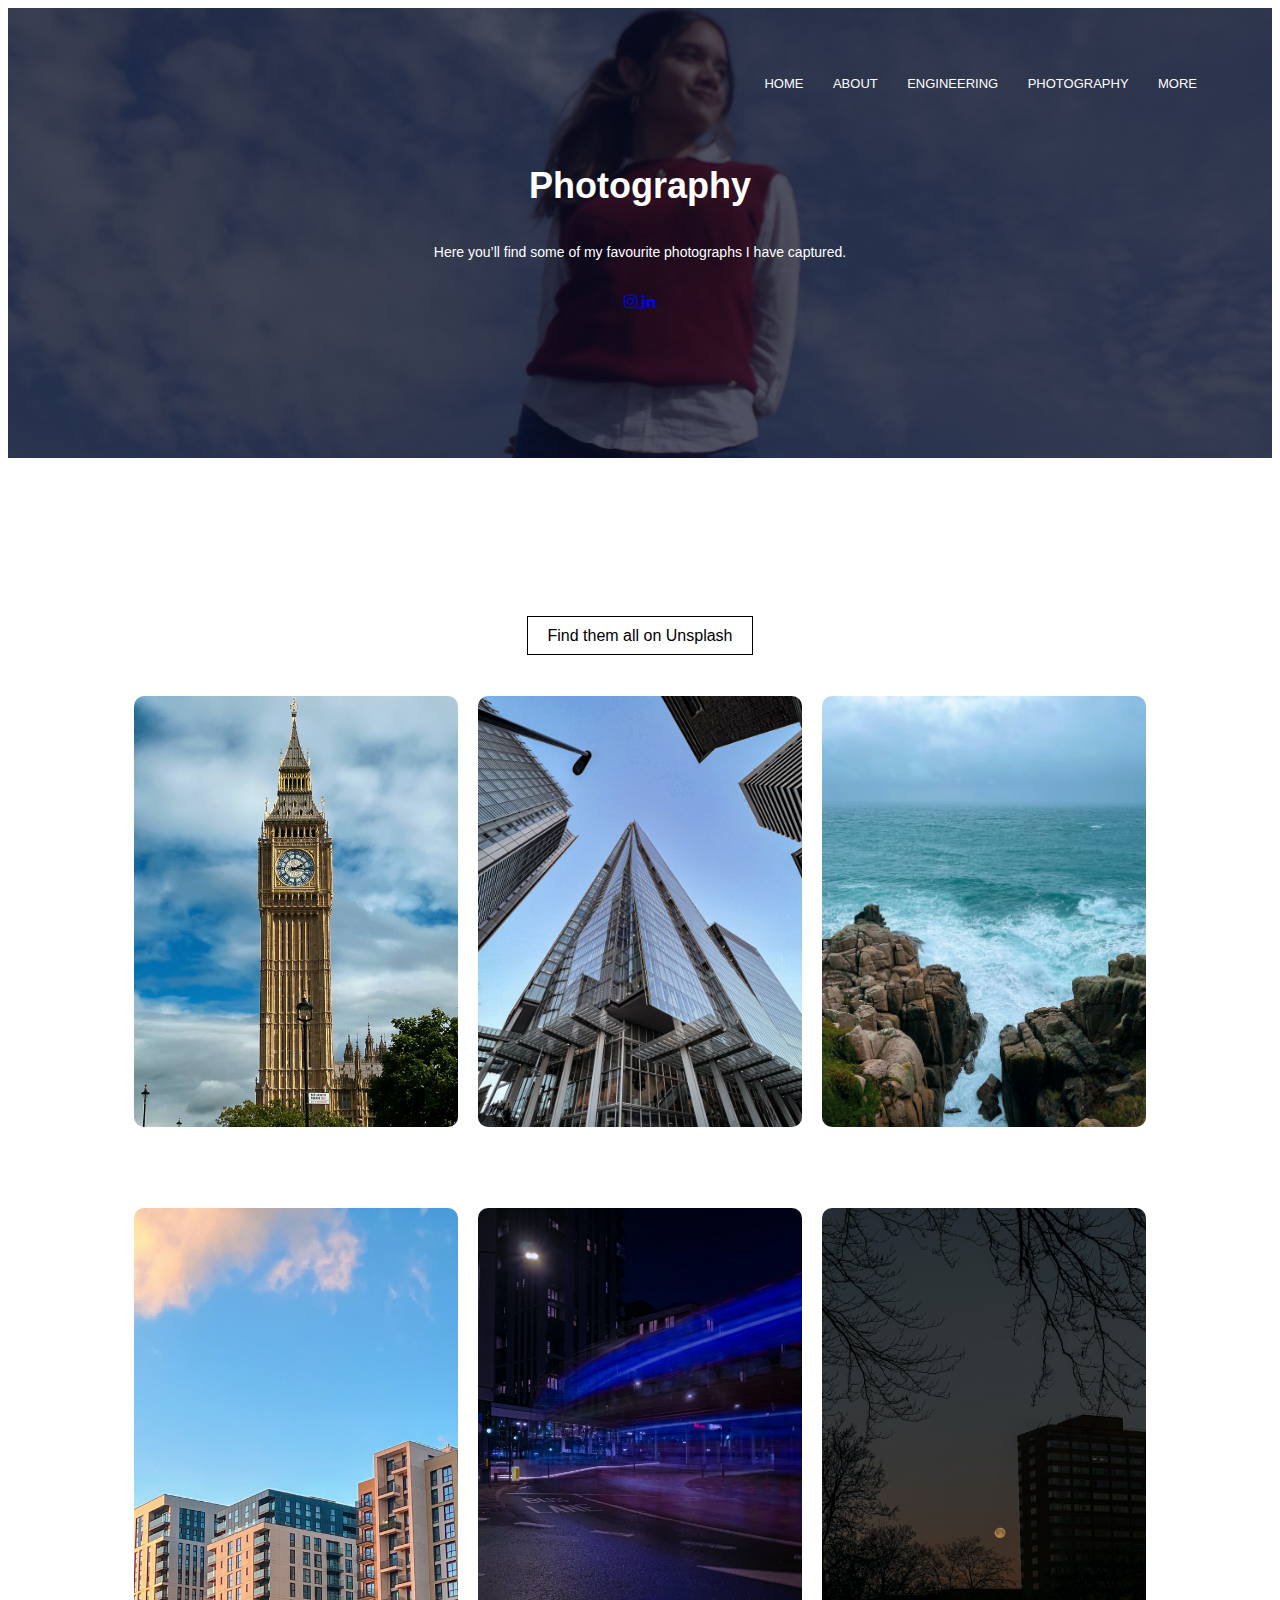
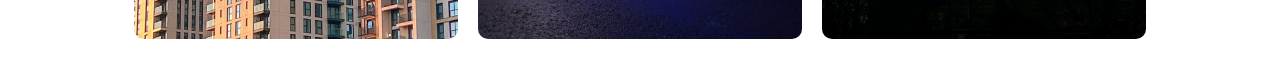
<file: photography.html>
<!DOCTYPE html>
<html>
<head>

    <meta name="viewport" content="with=device-width, initial-scale=1.0">
    <title>Portfolio</title>
    <link rel="stylesheet" href="style.css">

    <link rel="stylesheet" href="https://stackpath.bootstrapcdn.com/font-awesome/4.7.0/css/font-awesome.min.css">

</head>
<body>
    <section class="sub-header">
        <nav>
            <a href="index.html"></a>
            <div class="nav-links" id="navLinks">
                <i class="fa fa-times" onclick="hideMenu()"></i>
                <ul>
                    <li><a href="index.html">HOME</a></li>
                    <li><a href="about.html">ABOUT</a></li>
                    <li><a href="engineering.html">ENGINEERING</a></li>
                    <li><a href="photography.html">PHOTOGRAPHY</a></li>
                    <li><a href="more.html">MORE </a></li>
                </ul>
            </div>
            <i class="fa fa-bars" onclick="showMenu()""></i>
        </nav>
    <h1>Photography</h1>
    <p>Here you’ll find some of my favourite photographs I have captured.</p>
    <section class="footerProjects">
        <div class="icons">
            <a href="https://www.instagram.com/natashapatnaik" target="_blank">
                <i class="fa fa-instagram"></i>
            </a>
            <a href="https://www.linkedin.com/in/natasha-patnaik-6464311ba" target="_blank">
                <i class="fa fa-linkedin"></i>
            </a>
        </div>
    </section>  
</section>

    <section class = "photography">
        <h1>  </h1>
        <a href="https://unsplash.com/@natashapatnaik" class="red-btnEng" target="_blank">Find them all on Unsplash</a>
        <div class="row">
            <div class="photography-col">
                <a href="https://unsplash.com/photos/2OMec02AHq4" target="_blank">
                    <img src="images/natasha-patnaik-2OMec02AHq4-unsplash.jpg">,
                    <div class="layer">
                        <h3>Big Ben</h3>
                        <p> Photo by Natasha Patnaik on Unsplash</p>
                        <link rel="stylesheet">
                    </div>
                </a>
            </div>
            <div class="photography-col">
                <a href="https://unsplash.com/photos/wyrddupU_54" target="_blank">
                    <img src="images/natasha-patnaik-wyrddupU_54-unsplash.jpg">
                    <div class="layer">
                        <a href="https://unsplash.com/photos/wyrddupU_54" target="_blank">
                            <h3>The Shard</h3>
                            <p> Photo by Natasha Patnaik on Unsplash</p>
                        </a>
                    </div>
                </a>
            </div>
            <div class="photography-col">
                <a href="https://unsplash.com/photos/rit2ZH1bCqU" target="_blank">
                    <img src="images/natasha-patnaik-rit2ZH1bCqU-unsplash.jpg">
                    <div class="layer">
                        <h3>The English Channel</h3>
                        <p> Photo by Natasha Patnaik on Unsplash</p>
                    </div>
                </a>
            </div>
        </div>
        <div class="row">
            <div class="photography-col">
                <a href="https://unsplash.com/photos/dt0BSlYqYpQ" target="_blank">
                    <img src="images/natasha-patnaik-dt0BSlYqYpQ-unsplash.jpg">,
                    <div class="layer">
                        <h3>Three Buildings</h3>
                        <p> Photo by Natasha Patnaik on Unsplash</p>
                        <link rel="stylesheet">
                    </div>
                </a>
            </div>
            <div class="photography-col">
                <a href="https://unsplash.com/photos/fYR72MLctkI" target="_blank">
                    <img src="images/natasha-patnaik-fYR72MLctkI-unsplash.jpg">
                    <div class="layer">
                        <h3>London Bus at Night</h3>
                        <p> Photo by Natasha Patnaik on Unsplash</p>
                    </div>
                </a>    
            </div>
            <div class="photography-col">
                <a href="https://unsplash.com/photos/1Y_10aybS7M" target="_blank">
                    <img src="images/natasha-patnaik-1Y_10aybS7M-unsplash.jpg">
                    <div class="layer">
                        <h3>The Moon</h3>
                        <p> Photo by Natasha Patnaik on Unsplash</p>
                    </div>
                </a>
            </div>
        </div>
    </section>

   <!-----JavaScript for Toggle Menu------>
   <script>
    var navLinks = document.getElementById("navLinks")
    function showMenu(){
        navLinks.style.right = "0";
    }
    function hideMenu(){
        navLinks.style.right = "-300px";
    }
    </script>
</body>
</html>
</file>
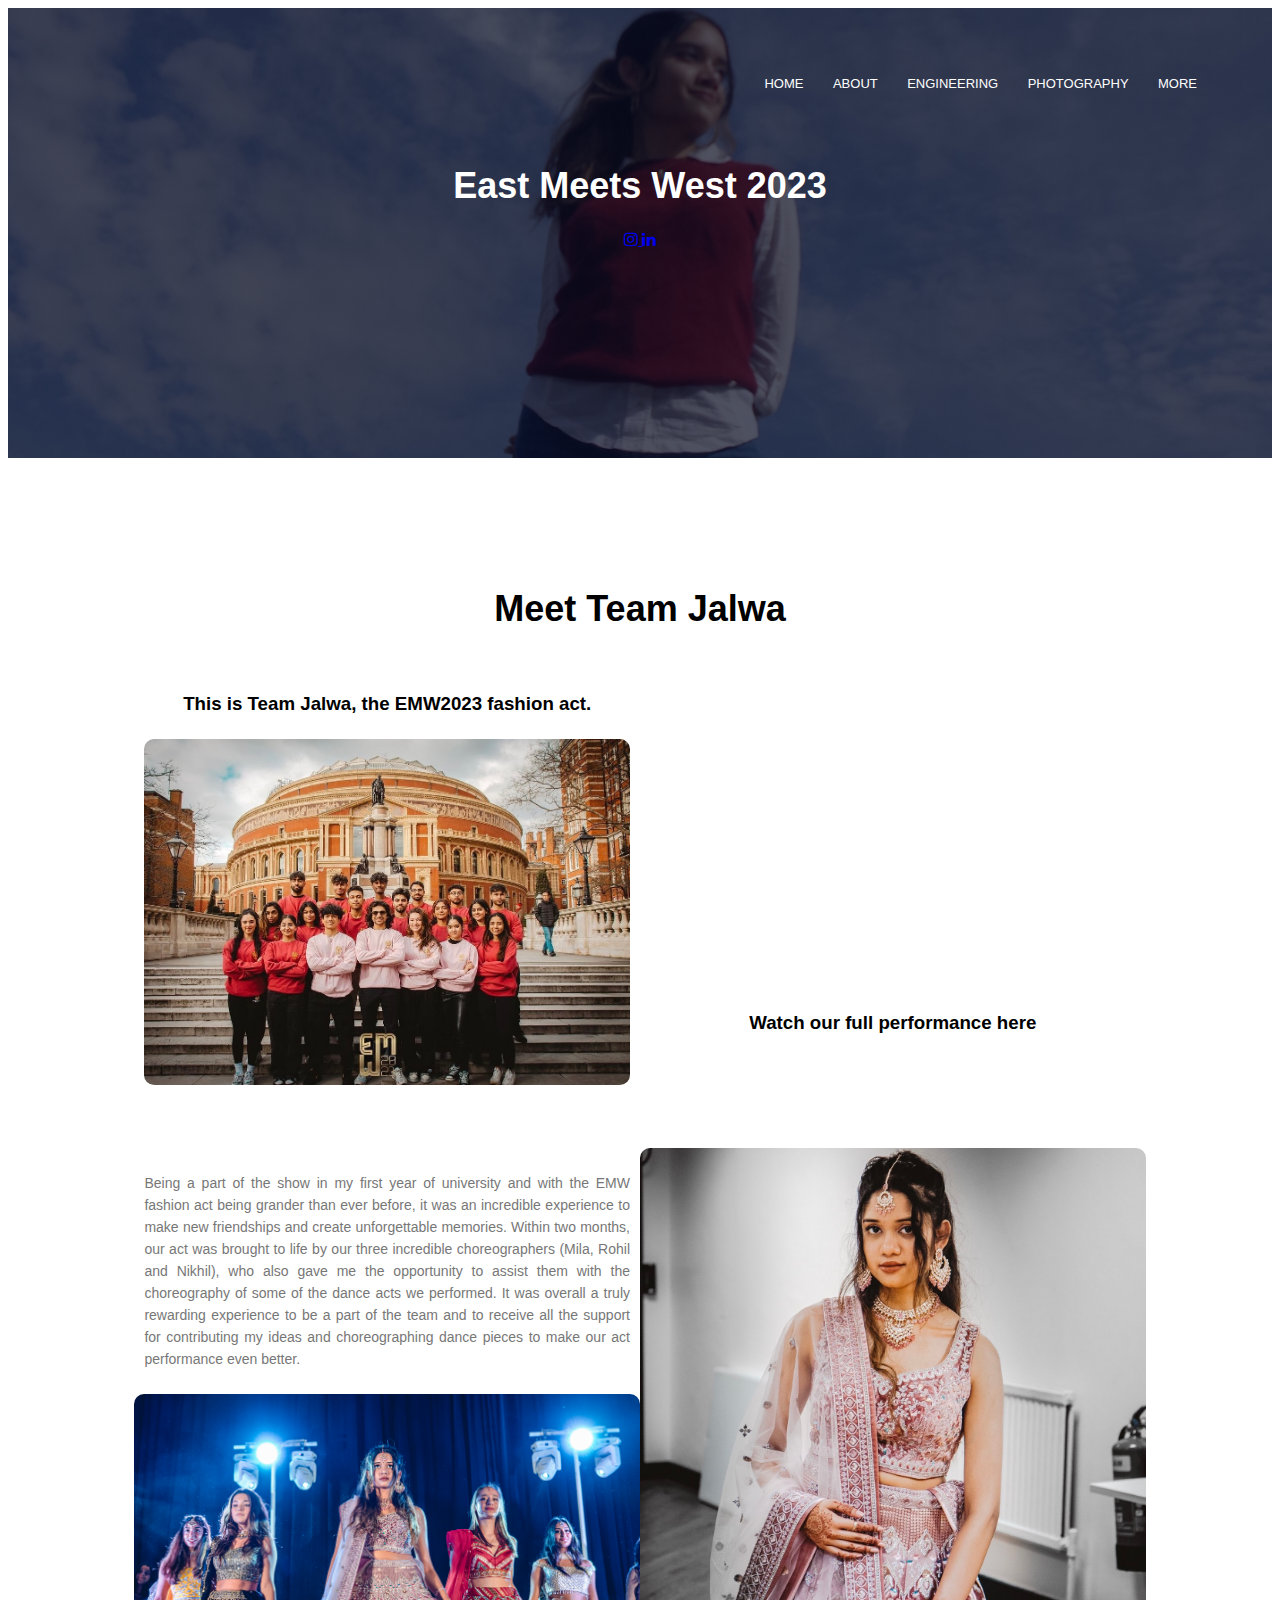
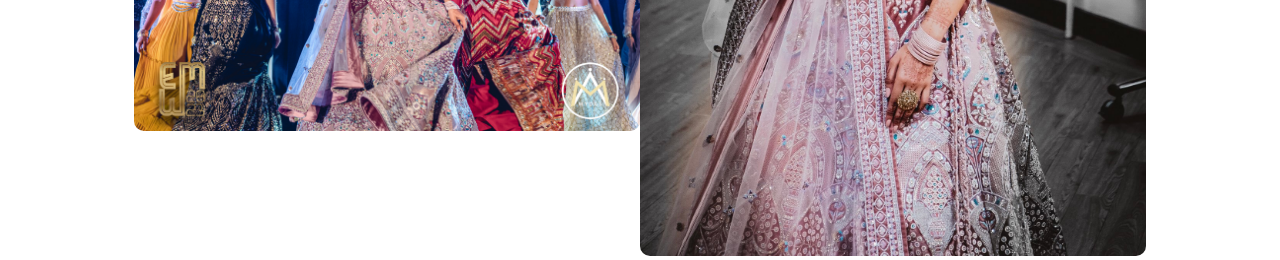
<file: teamjalwa.html>
<!DOCTYPE html>
<html>
<head>

    <meta name="viewport" content="with=device-width, initial-scale=1.0">
    <title>Portfolio</title>
    <link rel="stylesheet" href="style.css">

    <link rel="stylesheet" href="https://stackpath.bootstrapcdn.com/font-awesome/4.7.0/css/font-awesome.min.css">

</head>
<body>
    <section class="sub-header">
        <nav>
            <a href="index.html"></a>
            <div class="nav-links" id="navLinks">
                <i class="fa fa-times" onclick="hideMenu()"></i>
                <ul>
                    <li><a href="index.html">HOME</a></li>
                    <li><a href="about.html">ABOUT</a></li>
                    <li><a href="engineering.html">ENGINEERING</a></li>
                    <li><a href="photography.html">PHOTOGRAPHY</a></li>
                    <li><a href="more.html">MORE </a></li>
                </ul>
            </div>
            <i class="fa fa-bars" onclick="showMenu()""></i>
        </nav>
<h1>East Meets West 2023</h1>
    <section class="footerProjects">
        <div class="icons">
            <a href="https://www.instagram.com/natashapatnaik" target="_blank">
                <i class="fa fa-instagram"></i>
            </a>
            <a href="https://www.linkedin.com/in/natasha-patnaik-6464311ba" target="_blank">
                <i class="fa fa-linkedin"></i>
            </a>
        </div>
    </section>  
</section>
        
    </section>
    <!---more-->
    <section class="teamjalwa">
        <h1>Meet Team Jalwa</h1>
        <div class="row">
            <div class="teamjalwa-col">
                <h3> This is Team Jalwa, the EMW2023 fashion act.</h3>
                <p> <img src="images/img_6809-1.jpg" alt=""> </p>
               </div>
            <div class="teamjalwa-col">
                <iframe width="560" height="315" src="https://www.youtube.com/embed/sWTeuPbMCb8?rel=0" title="YouTube video player" frameborder="0" allow="accelerometer; autoplay; clipboard-write; encrypted-media; gyroscope; picture-in-picture" allowfullscreen></iframe>
                <h3>Watch our full performance here</h3>
            </div>
        </div>
        <div class="row">
            <div class="teamjalwa-col">
                <p>
                    Being a part of the show in my first year of university and with the EMW fashion act being grander than ever before, it was an incredible experience to make new friendships and create unforgettable memories. Within two months, our act was brought to life by our three incredible choreographers (Mila, Rohil and Nikhil), who also gave me the opportunity to assist them with the choreography of some of the dance acts we performed. It was overall a truly rewarding experience to be a part of the team and to receive all the support for contributing my ideas and choreographing dance pieces to make our act performance even better.
                </p>
                <div class="slider" id="slider">
                    <figure>
                        <img src="images/East Meets West 2023-0062.jpg" alt="">
                        <img src="images/East Meets West 2023-0089.jpg" alt="">
                        <img src="images/East Meets West 2023-0111.jpg" alt="">
                        <img src="images/East Meets West 2023-0113.jpg" alt="">
                        <img src="images/East Meets West 2023-0062.jpg" alt="">
                    </figure>
                </div>
            </div>
            <div class="teamjalwa-col">
                <img src="images/IMG_5555.jpg">
            </div>

        </div>

        
        
        
                
            
            
                

   <!-----JavaScript for Toggle Menu------>
   <script>
    var navLinks = document.getElementById("navLinks")
    function showMenu(){
        navLinks.style.right = "0";
    }
    function hideMenu(){
        navLinks.style.right = "-300px";
    }
    </script>
</body>
</html>
</file>
<file: style.css>
*{
    margin: 10;
    padding: 10;
    font-family: 'Poppins',sans-serif;

}
.header{
    min-height: 100vh;
    width: 100%;
    background-image: linear-gradient(rgba(4,9,30,0.7),rgba(4,9,30,0.7)),url(images/FullSizeRender.jpeg);
    background-position: center;
    background-size: cover;
    position:relative;

}
.nav{
    display:flex;
    padding: 2% 6%;
    justify-content: space-between;
    align-items: center;
}
nav img{
    width: 150px;
}
.nav-links{
    flex:1;
    padding-top: 15px;
    padding-left: 20px;
    padding-right: 20px;
    padding: 50px;
    text-align:right;
}
.nav-links ul li{
    list-style: none;
    display: inline-block;
    padding: 8px, 12px;
    margin-right: 25px;
    position:relative;
}
.nav-links ul li a{
    color: #fff;
    text-decoration: none;
    font-size: 13px;
}

.nav-links ul li::after{
    content: '';
    width:0%;
    height: 2px;
    background: #f44336;
    display: block;
    margin: auto;
    transition: 0.5s;
}
.nav-links ul li:hover::after{
    width:100%;
}
.text-box{
    width:90%;
    color: #fff;
    position: absolute;
    top:50%;
    left:50%;
    transform: translate(-50%,-50%);
    text-align: center;
}



.text-box h1{
    font-size: 62px;
}
.text-box p{
    margin: -15px 0 40px;
    font-size: 22px;
    color:#fff
}

.hero-btn{
    display:inline-block;
    text-align: none;
    color:#fff;
    border: 1px solid #fff;
    padding: 12px 34px;
    font-size: 13px;
    background: transparent;
    position: relative;
    cursor:pointer;
    transition: 1s;
}
.hero-btn:hover{
    border: 1px solid black;
    background-color: black;
}

nav .fa{
    display: none;
}

@media(max-width:700px){
    .text-box h1{
        font-size: 20px;
    }
    .text-box p{
        font-size: 15px;
    }
    .nav-links ul li{
        display: block;
    }
    .nav-links{
        position: fixed;
        background: black;
        height:100vh;
        width:200px;
        top:0;
        right:-300px;
        text-align: left;
        z-index:2;
        transition:1s;

    }
    nav .fa{
        display: block;
        color: #fff;
        margin:10px;
        font-size: 22px;
        cursor: pointer;
    }
    .nav-links ul{
        padding: 30px
    }
    }
    /*----About----*/
    .about{
        width:80%;
        margin:auto;
        text-align: center;
        padding-top: 50px;
    }

    /*---Engineering---*/
    .engineering{
        width:80%;
        margin: auto;
        text-align: center;
        padding-top: 50px;
    }
    h1{
        font-size: 36px;
        font-weight: 600;
    }
    p{
        color:#777;
        font-size: 14px;
        font-weight: 300;
        line-height: 22px;
        padding:10px;
    }

    .row{
        margin-top:5%;
        display:flex;
        justify-content:space-between;
    }

    .course-col{
        flex-basis:31%;
        background:#fff3f3;
        border-radius:10px;
        margin-bottom:5%;
        text-align: left;
        padding:20px 12px;
        box-sizing: border-box;
        transition: 0.5s;
    }
    .course-col img{
        width: 100%;
        border-radius: 10px;
    }
    h3{
        text-align:center;
        font-weight: 600;
        margin: 10px 0;
    }
    .course-col:hover{
        box-shadow: 0 0 20px 0px rgba(0,0,0,0.2);
    }

    @media(max-width:700px){
        .row{
            flex-direction: column;
            
        }

    }

/*----Photography----*/
.photography{
    width:80%;
    margin:auto;
    text-align:center;
    padding-top:145px;
}

.photography-col{
    flex-basis:32%;
    border-radius: 10px;
    margin-bottom: 30px;
    position:relative;
    overflow: hidden;

}

.photography-col img{
    width:100%;
    height:100%;
    display: block;
}

.photography-col h3{
    text-decoration: underline;
}
.photography-col p{
    margin-top:450px;
    color: #fff;
    text-decoration: underline;
    text-shadow: #777;
    background-color: rgba(0, 0, 0, 0.5);
    height: 16px;
    text-align: center;
    line-height: 16px;
}

.layer{
    background:transparent;
    height:100%;
    width:100%;
    position:absolute;
    top:0;
    left:0;

}
.layer:hover{
    background: rgba(0,0,0,0.7);
}

.layer h3{
    width:100%;
    font-weight: 500;
    color: #fff;
    font-size: 26px;
    bottom:0;
    left:50%;
    transform: translateX(-50%);
    position: absolute;
    opacity: 0;
    transition: 0.5s;
}

.layer:hover h3{
    bottom:49%;
    opacity: 1;
}

/*----More---*/
.more{
    width:80%;
    margin:auto;
    text-align: center;
    padding-top: 100px;
}

.more p{
    text-align: justify;
}

.more-col{
    flex:31%;
    border-radius: 10px;
    margin-bottom: 5%;
    text-align: left;
    position: relative;
    overflow: hidden;
}

.more-col img{
    width: 100%;
    border-radius: 10px;
}

.more-col p{
    padding:0;
    margin-top: 16px;
    margin-bottom: 15px;
    text-align: center;
}

.more-col h3{
    margin-top: 16px;
    margin-bottom: 15px;
    text-align: center;
    
}

/*---footer----*/
.footer{
    width:100%;
    text-align:center;
    padding:30px 0;
    margin-top: 600px;
    color: #000;
}

.icons.fa{
    color:black;
    margin:0 13px;
    cursor: pointer;
    padding: 18px 0;
}

.footerProjects{
    width:100%;
    text-align:center;
    margin-top: 20px;

}

.iconsProjects.fa{
    color:black;
    
    cursor: pointer;

}

/*-----about me-----*/
.sub-header{
    height:50vh;
    width:100%;
    background-image: linear-gradient(rgba(4,9,30,0.7),rgba(4,9,30,0.7)),url(images/DSC003673.JPG);
    background-position: center;
    background-size: cover;
    text-align: center;
    color: #fff;
}

.sub-header h1{
    margin-top: 5px;
}

.sub-header p{
    padding: -10px;
    color: #fff;
}

.about-me{
    width: 80%;
    margin:auto;
    padding-top: 80px;
    padding-bottom: 50px;
}

.about-col{
    flex-basis: 48%;
    padding: 30px 2px;
}

.about-col img{
    width:100%;
}

.about-col h1{
    padding-top: 0;
    text-align: left;
}

.about-col p{
    padding: 15px 0 25px;
    text-align: left;
}

.red-btn{
    border: 1px solid #f44336;
    background: transparent;
    color: #f44336;
    text-decoration: none;
}

.red-btn:hover{
    color:#fff;
}

.sliderframe{
    overflow: hidden;
    height: 800px;
    width: 1200px;
    margin-left:360px;
    margin-top:20px;
}


/*----Slide animation ----*/
/*----
@-webkit-keyframes slide_animation{
    0% {left:0px;}
    10% {left:0px;}
    20% {left:1200px;}
    30% {left:1200px;}
    40% {left:2400px;}
    50% {left:2400px;}
    60% {left:1200px;}
    70% {left:1200px;}
    80% {left:0px;}
    90% {left:0px;}
    100% {left:0px;}
}

.slide-images{
    flex-basis: 48%;
    padding: 30px 2px;
    width:100%;
 /*--   width:3600px;
    height: 800px;
    margin: 0 0 0 -2400px; ---*/
    /*---
    position: fixed;
    -webkit-animation-name: slide_animation;
    -webkit-animation-duration: 33s;
    -webkit-animation-iteration-count: infinite;
    -webkit-animation-direction: alternate;
    -webkit-animation-play-state: running;
}

.img-container{
    flex-basis: 48%;
    padding: 30px 2px;
    width:100%;
 /*---   height: 800px;
    width:1200px;
    position: relative; ---*/
    /*--
    float:right;
}
----*/

.pendulum{
    width: 80%;
    margin:auto;
    padding-top: 80px;
    padding-bottom: 50px;
}

.pendulum-col{
    flex-basis: 48%;
    padding: 30px 2px;
}

.pendulum-col img{
    width:100%;
}

.pendulum-col p{
    color: black;
    text-align: justify;
    margin: 2px;
}


.matlab{
    width: 80%;
    margin:auto;
    padding-top: 80px;
    padding-bottom: 50px;
}

.matlab-col{
    flex-basis: 48%;
    padding: 30px 2px;
}

.matlab-col img{
    width:100%;
}

.matlab-col h1{
    color:black;
    text-align: center;
    margin-top: 1px;
}

.matlab-col p{
    color: black;
    text-align: justify;
    margin: 0;
}

.teamjalwa h1{
    margin-top: 30px;
    text-align: center;
}
.teamjalwa p{
    text-align: justifys;
}

.teamjalwa .more-col p{
    text-align: justify;
}


.red-btnE{
    border: 1px solid #f44336;
    box-sizing: border-box;
    background: transparent;
    color: black;
    text-decoration: none;
    text-align: center;
    align-items: center;
}

.red-btnE:hover{
    color:black;
}

.teamjalwa{
    width:80%;
    margin:auto;
    text-align: center;
    padding-top: 100px;
}

.teamjalwa p{
    text-align: justify;
}

.teamjalwa-col{
    flex:31%;
    border-radius: 0px;
    margin-top: 2px;
    margin-bottom: -2%;
    text-align: left;
    position: relative;
    overflow: hidden;
}

.teamjalwa-col img{
    width: 100%;
    border-radius: 10px;
}

.slider{
    overflow: hidden;
}

.slider figure{
    display: flex;
    position: relative;
    width: 100%;
    margin:0;
    left:0;
    animation:20s slider infinite
}
.slider figure img{
    float:left; 
}

@keyframes slider{
    0%{
        left:0;
    }
    20%{
        left:0;
    }
    25% {
        left:-100%;
    }
    45% {
        left:-100%;
    }
    50%{
        left:-200%;
    }
    70%{
        left:-200%;
    }
    75%{
        left:-300%;
    }
    95%{
        left:-300%;
    }
    100%{
        left: -400%;
    }
}

.red-btnEng{
    border: 1px solid black;
    background: white; /* Change the background color to white */
    color: #000; /* Change the text color to black */
    text-decoration: none;
    margin-left: 0px;
    padding: 10px 20px;
    align-items: center;
}

.red-btnEng:hover{
    color:white;
    background: black;
    text-decoration: underline;
}

.red-btnProjects{
    border: 1px solid black;
    background: transparent; /* Change the background color to white */
    color: #000; /* Change the text color to black */
    text-decoration: none;
    margin-left: 0px;
    padding: 10px 20px;
    display: inline-block;
    margin: 20px auto 0;

}

.red-btnProjects:hover{
    color:white;
    background: black;
    text-decoration: underline;
}

.icons{
    color: #000;
}
</file>
